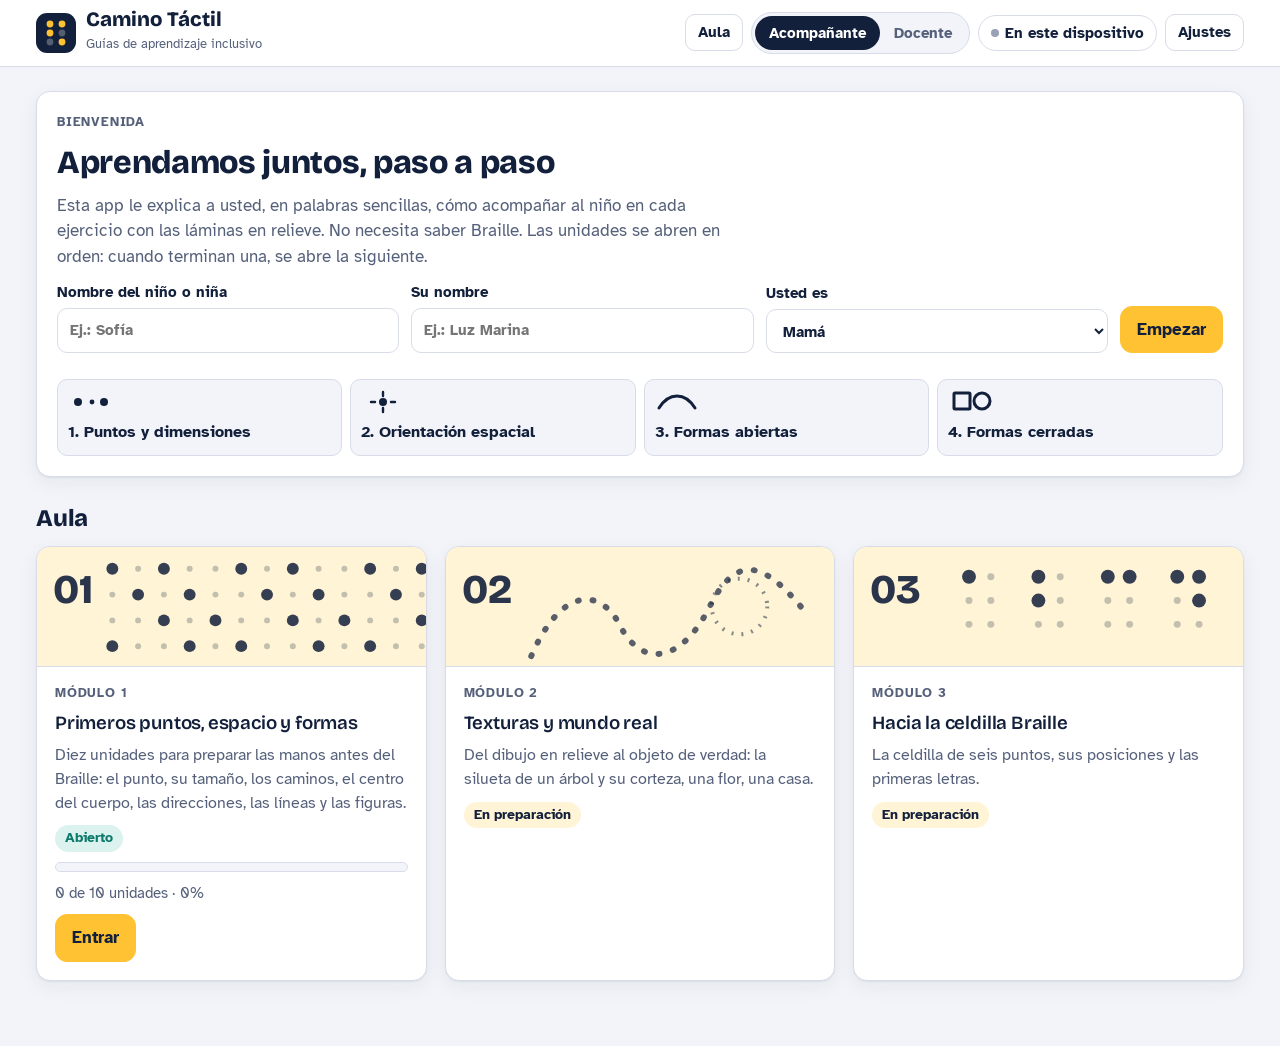
<file: public/assets/aistudio/Document_from_Jhoan__1__636d9115.html>
<!DOCTYPE html>
<html lang="es">
<head>
<meta charset="utf-8">
<meta name="viewport" content="width=device-width, initial-scale=1">
<title>Camino Táctil</title>
<link rel="preconnect" href="https://fonts.googleapis.com">
<link rel="preconnect" href="https://fonts.gstatic.com" crossorigin>
<link href="https://fonts.googleapis.com/css2?family=Atkinson+Hyperlegible:ital,wght@0,400;0,700;1,400&family=Bricolage+Grotesque:opsz,wght@12..96,600;12..96,800&display=swap" rel="stylesheet">
<style>
:root{
  /* Aula por módulos tipo Skool: barra lateral de unidades que se abren en orden + zona de trabajo.
     Azul tinta y amarillo girasol: alto contraste pensado para baja visión. */
  --bg:#F2F4F9; --surface:#FFFFFF; --ink:#13203B; --muted:#55607A; --line:#D7DCE8;
  --accent:#FFC233; --accent-ink:#13203B; --accent-soft:#FFF4D6;
  --ok:#0D7A6C; --ok-soft:#DCF2EE; --warn:#A8441A; --warn-soft:#FBE7DD; --lock:#98A1B6;
  --display:"Bricolage Grotesque","Atkinson Hyperlegible",system-ui,sans-serif;
  --body:"Atkinson Hyperlegible",system-ui,-apple-system,"Segoe UI",Roboto,sans-serif;
  --r:14px; --shadow:0 1px 2px rgba(19,32,59,.06),0 6px 20px rgba(19,32,59,.06);
  color-scheme:light;
}
@media (prefers-color-scheme: dark){
  :root:not([data-theme="light"]){
    --bg:#0D1424; --surface:#151F37; --ink:#EDF1F9; --muted:#A6AFC4; --line:#2A3654;
    --accent:#FFC94D; --accent-ink:#13203B; --accent-soft:#3A3220;
    --ok:#34C7B2; --ok-soft:#173A39; --warn:#F28A5B; --warn-soft:#3D241B; --lock:#5E6987;
    --shadow:none; color-scheme:dark;
  }
}
:root[data-theme="dark"]{
  --bg:#0D1424; --surface:#151F37; --ink:#EDF1F9; --muted:#A6AFC4; --line:#2A3654;
  --accent:#FFC94D; --accent-ink:#13203B; --accent-soft:#3A3220;
  --ok:#34C7B2; --ok-soft:#173A39; --warn:#F28A5B; --warn-soft:#3D241B; --lock:#5E6987;
  --shadow:none; color-scheme:dark;
}
:root.contraste{
  --bg:#000; --surface:#000; --ink:#FFF; --muted:#FFF; --line:#FFF;
  --accent:#FFE500; --accent-ink:#000; --accent-soft:#222;
  --ok:#5CFF9D; --ok-soft:#052; --warn:#FF9B6B; --warn-soft:#300; --lock:#BBB; --shadow:none; color-scheme:dark;
}
html{font-size:17px}
html.grande{font-size:21px}
*{box-sizing:border-box}
html,body{margin:0}
body{background:var(--bg);color:var(--ink);font-family:var(--body);line-height:1.5;min-height:100%}
h1,h2,h3{font-family:var(--display);line-height:1.15;margin:0;text-wrap:balance;letter-spacing:-.01em}
h1{font-size:1.9rem;font-weight:800}
h2{font-size:1.4rem;font-weight:800}
h3{font-size:1.1rem;font-weight:600}
p{margin:0}
a{color:inherit}
button,input,select,textarea{font:inherit;color:inherit}
:focus-visible{outline:3px solid #2F6BFF;outline-offset:2px}
.contraste :focus-visible{outline-color:#FFE500}
[hidden]{display:none!important}
.sr{position:absolute;width:1px;height:1px;overflow:hidden;clip:rect(0 0 0 0);white-space:nowrap}

/* Barra superior */
.top{position:sticky;top:0;z-index:20;background:var(--surface);border-bottom:1px solid var(--line)}
.top-in{max-width:1240px;margin:0 auto;padding:10px 16px;display:flex;gap:12px;align-items:center;flex-wrap:wrap}
.marca{display:flex;gap:10px;align-items:center;text-decoration:none;margin-right:auto}
.marca-txt b{font-family:var(--display);font-size:1.2rem;font-weight:800;display:block;line-height:1}
.marca-txt small{color:var(--muted);font-size:.78rem}
.top-acc{display:flex;gap:8px;align-items:center;flex-wrap:wrap}
.seg{display:inline-flex;border:1px solid var(--line);border-radius:999px;padding:3px;background:var(--bg)}
.seg button{border:0;background:none;padding:6px 14px;border-radius:999px;cursor:pointer;font-weight:700;font-size:.88rem;color:var(--muted)}
.seg button[aria-pressed="true"]{background:var(--ink);color:var(--surface)}
.contraste .seg button[aria-pressed="true"]{background:#FFE500;color:#000}
.chip{display:inline-flex;align-items:center;gap:6px;border:1px solid var(--line);border-radius:999px;padding:6px 12px;background:var(--surface);font-size:.88rem;font-weight:700;cursor:pointer}
.chip.nube::before{content:"";width:8px;height:8px;border-radius:50%;background:var(--ok)}
.chip.local::before{content:"";width:8px;height:8px;border-radius:50%;background:var(--lock)}

.btn{display:inline-flex;align-items:center;justify-content:center;gap:8px;border:1.5px solid var(--line);background:var(--surface);border-radius:12px;padding:10px 16px;font-weight:700;cursor:pointer;text-decoration:none;min-height:44px}
.btn:hover{border-color:var(--ink)}
.btn-p{background:var(--accent);border-color:var(--accent);color:var(--accent-ink)}
.btn-p:hover{border-color:var(--ink)}
.btn-ok{background:var(--ok);border-color:var(--ok);color:#fff}
.contraste .btn-ok{color:#000}
.btn-s{padding:6px 12px;min-height:36px;font-size:.9rem;border-radius:10px}
.btn[disabled]{opacity:.45;cursor:not-allowed}
.btn-link{border:0;background:none;padding:4px 0;font-weight:700;cursor:pointer;text-decoration:underline;text-underline-offset:3px}

.wrap{max-width:1240px;margin:0 auto;padding:24px 16px 64px}
.banner{border:1.5px solid var(--warn);background:var(--warn-soft);border-radius:var(--r);padding:12px 16px;margin-bottom:18px;font-size:.95rem}
.card{background:var(--surface);border:1px solid var(--line);border-radius:var(--r);box-shadow:var(--shadow)}
.pad{padding:20px}
.muted{color:var(--muted)}
.eyebrow{font-size:.78rem;font-weight:700;letter-spacing:.06em;text-transform:uppercase;color:var(--muted)}
.stack{display:flex;flex-direction:column;gap:12px}
.row{display:flex;gap:12px;flex-wrap:wrap;align-items:center}

/* Aula */
.hola{display:grid;grid-template-columns:1.4fr 1fr;gap:20px;margin-bottom:28px}
@media (max-width:860px){.hola{grid-template-columns:1fr}}
.seguir{background:#13203B;color:#fff;border-radius:var(--r);padding:22px;display:flex;flex-direction:column;gap:10px;justify-content:space-between}
.contraste .seguir{border:2px solid #FFE500}
.seguir .eyebrow{color:var(--accent)}
.seguir h2{color:inherit}
.etapas{display:grid;grid-template-columns:repeat(4,1fr);gap:8px;margin-top:14px}
@media (max-width:560px){.etapas{grid-template-columns:repeat(2,1fr)}}
.etapa{border:1px solid var(--line);border-radius:10px;padding:10px;font-size:.84rem;background:var(--bg)}
.etapa b{display:block;font-size:.95rem}
.etapa svg{display:block;margin-bottom:6px}
.mods{display:grid;grid-template-columns:repeat(auto-fill,minmax(300px,1fr));gap:18px}
.mod{display:flex;flex-direction:column;overflow:hidden}
.mod-cab{height:120px;background:var(--accent-soft);border-bottom:1px solid var(--line);position:relative;overflow:hidden}
.mod-cab svg{position:absolute;inset:0;width:100%;height:100%}
.mod-num{position:absolute;left:16px;top:12px;font-family:var(--display);font-weight:800;font-size:2.4rem;color:var(--ink);opacity:.9}
.mod-body{padding:16px 18px 18px;display:flex;flex-direction:column;gap:10px;flex:1}
.mod.cerrado .mod-cab{filter:grayscale(1);opacity:.65}
.estado{display:inline-flex;align-items:center;gap:6px;font-size:.8rem;font-weight:700;padding:3px 10px;border-radius:999px;width:fit-content}
.estado.abierto{background:var(--ok-soft);color:var(--ok)}
.estado.cerrado{background:var(--bg);color:var(--muted);border:1px solid var(--line)}
.estado.prep{background:var(--accent-soft);color:var(--ink)}
.barra{height:10px;border-radius:999px;background:var(--bg);border:1px solid var(--line);overflow:hidden}
.barra i{display:block;height:100%;background:var(--ok);border-radius:999px}
.perfil-form{display:grid;grid-template-columns:repeat(3,minmax(0,1fr)) auto;gap:12px;align-items:end}
@media (max-width:760px){.perfil-form{grid-template-columns:1fr}}
label.f{display:flex;flex-direction:column;gap:4px;font-weight:700;font-size:.9rem}
input[type=text],select,textarea,input[type=number]{border:1.5px solid var(--line);background:var(--surface);border-radius:10px;padding:10px 12px;min-height:44px;width:100%}
textarea{min-height:90px;resize:vertical}

/* Unidad */
.clase{display:grid;grid-template-columns:300px minmax(0,1fr);gap:24px;align-items:start}
@media (max-width:900px){.clase{grid-template-columns:1fr}}
.lado{position:sticky;top:84px}
@media (max-width:900px){.lado{position:static}}
.lado-cab{padding:16px 16px 12px;border-bottom:1px solid var(--line)}
.ulist{list-style:none;margin:0;padding:6px}
.ulist li a{display:grid;grid-template-columns:28px 1fr;gap:10px;align-items:center;padding:9px 10px;border-radius:10px;text-decoration:none;font-size:.93rem}
.ulist li a:hover{background:var(--bg)}
.ulist li a[aria-current="page"]{background:var(--accent-soft);font-weight:700}
.ulist li.lock a{color:var(--muted)}
.ico{width:26px;height:26px;border-radius:50%;display:grid;place-items:center;font-size:.75rem;font-weight:700;border:1.5px solid var(--line);background:var(--surface)}
.done .ico{background:var(--ok);border-color:var(--ok);color:#fff}
.contraste .done .ico{color:#000}
.lock .ico{background:var(--bg)}
.u-cab{display:flex;flex-direction:column;gap:8px;margin-bottom:16px}
.tabs{display:flex;gap:4px;border-bottom:1.5px solid var(--line);margin:8px 0 18px;flex-wrap:wrap}
.tabs button{border:0;background:none;padding:10px 14px;font-weight:700;cursor:pointer;color:var(--muted);border-bottom:3px solid transparent;margin-bottom:-1.5px}
.tabs button[aria-selected="true"]{color:var(--ink);border-bottom-color:var(--accent)}
.contraste .tabs button[aria-selected="true"]{border-bottom-color:#FFE500}
.grid2{display:grid;grid-template-columns:minmax(0,1fr) minmax(0,1fr);gap:16px}
@media (max-width:700px){.grid2{grid-template-columns:1fr}}
.obj{border-left:5px solid var(--accent);background:var(--accent-soft);border-radius:0 12px 12px 0;padding:14px 16px;font-size:1.05rem}
.pasos{list-style:none;margin:0;padding:0;display:flex;flex-direction:column;gap:8px;counter-reset:p}
.pasos li{display:grid;grid-template-columns:auto 1fr;gap:12px;align-items:start;padding:12px 14px;border:1px solid var(--line);border-radius:12px;background:var(--surface)}
.pasos li.ok{background:var(--ok-soft);border-color:var(--ok)}
.pasos input{width:26px;height:26px;margin:2px 0 0;accent-color:var(--ok);cursor:pointer}
.pasos label{cursor:pointer}
.pasos .n{font-weight:700;color:var(--muted);font-size:.85rem;display:block}
.mano{display:grid;grid-template-columns:56px 1fr;gap:14px;align-items:start}
.cierre{margin-top:22px;border:2px solid var(--ink);border-radius:var(--r);padding:20px;background:var(--surface)}
.contraste .cierre{border-color:#FFE500}
.logros{display:flex;gap:8px;flex-wrap:wrap}
.logros label{display:flex;gap:8px;align-items:center;border:1.5px solid var(--line);border-radius:12px;padding:10px 14px;cursor:pointer;font-weight:700;min-height:44px}
.logros input{accent-color:var(--ok);width:20px;height:20px}
.logros label:has(input:checked){border-color:var(--ok);background:var(--ok-soft)}
ul.mat{margin:0;padding-left:20px}

/* Lámina */
.lam{background:#fff;border-radius:12px;border:1px solid var(--line);padding:8px;position:relative}
.lam svg{width:100%;height:auto;display:block;touch-action:manipulation}
.papel{fill:#fff;stroke:#CBD2E1;stroke-width:2}
.esq{fill:#1C1C1E}
.dot{fill:#1C1C1E;transition:fill .2s}
.hit{fill:transparent;stroke:transparent;stroke-width:4}
.pt{cursor:pointer;outline:none}
.pt:focus-visible .hit{stroke:#2F6BFF}
.pt.hecho .dot{fill:#0D7A6C}
.pt.sig .hit{stroke:#F2A600;stroke-dasharray:7 6}
.pt.mal .dot{fill:#A8441A}
.trazo{stroke:#0D7A6C;stroke-width:7;fill:none;stroke-linecap:round;stroke-linejoin:round}
.celda rect{fill:#fff;stroke:#9AA3B8;stroke-width:2;stroke-dasharray:8 6}
.celda.visto rect{fill:#FFF4D6}
.muro{fill:#2B3040}
.rastro{fill:#B6BDCC}
.ficha{fill:#FFC233;stroke:#13203B;stroke-width:3;transition:transform .18s}
.meta{fill:none;stroke:#0D7A6C;stroke-width:5}
.cuerpo-l{fill:none;stroke:#13203B;stroke-width:5;stroke-linecap:round;stroke-linejoin:round}
.lbl{font:700 15px var(--body);fill:#55607A}
.dedo{fill:rgba(255,194,51,.55);stroke:#13203B;stroke-width:3;transition:transform .45s ease}
@media (prefers-reduced-motion:reduce){.dedo,.ficha,.dot{transition:none}}
.act-bar{display:flex;gap:8px;flex-wrap:wrap;align-items:center;justify-content:space-between;margin-bottom:10px}
.estado-act{min-height:3.2em;margin-top:12px;padding:12px 14px;border-radius:12px;background:var(--bg);border:1px solid var(--line);font-weight:700;font-size:1.05rem}
.estado-act.bien{background:var(--ok-soft);border-color:var(--ok)}
.estado-act.mal{background:var(--warn-soft);border-color:var(--warn)}
.pad-flechas{display:grid;grid-template-columns:repeat(3,56px);grid-template-rows:repeat(2,48px);gap:6px;justify-content:center;margin-top:10px}
.pad-flechas button{font-size:1.3rem}
.sub{display:flex;gap:6px;flex-wrap:wrap;margin-bottom:10px}
.sub button[aria-pressed="true"]{background:var(--ink);color:var(--surface);border-color:var(--ink)}
.contraste .sub button[aria-pressed="true"]{background:#FFE500;color:#000}

/* Docente */
.tiles{display:grid;grid-template-columns:repeat(auto-fit,minmax(180px,1fr));gap:14px;margin:16px 0 24px}
.tile{padding:16px}
.tile b{font-family:var(--display);font-size:2rem;font-weight:800;display:block;font-variant-numeric:tabular-nums}
.tabla-w{overflow-x:auto}
table{border-collapse:collapse;width:100%;font-size:.95rem}
th,td{text-align:left;padding:10px 12px;border-bottom:1px solid var(--line);vertical-align:middle}
th{font-size:.78rem;text-transform:uppercase;letter-spacing:.05em;color:var(--muted)}
td.num{font-variant-numeric:tabular-nums}
.pill{display:inline-block;padding:2px 9px;border-radius:999px;font-size:.78rem;font-weight:700;margin-right:4px}
.pill.solo{background:var(--ok-soft);color:var(--ok)}
.pill.ayuda{background:var(--accent-soft);color:var(--ink)}
.pill.aun{background:var(--warn-soft);color:var(--warn)}
.sec{margin-top:34px}
.cont-mod{margin-top:14px}
.cont-row{display:flex;gap:10px;align-items:center;justify-content:space-between;padding:10px 14px;border-top:1px solid var(--line);flex-wrap:wrap}
.cont-row.oculta{opacity:.55}
.calib{display:grid;grid-template-columns:minmax(0,1fr) minmax(0,1fr);gap:18px;align-items:center}
@media (max-width:700px){.calib{grid-template-columns:1fr}}
input[type=range]{width:100%;accent-color:var(--ink)}

dialog{border:0;border-radius:18px;padding:0;max-width:min(720px,94vw);width:100%;background:var(--surface);color:var(--ink);box-shadow:0 20px 60px rgba(0,0,0,.35)}
dialog::backdrop{background:rgba(10,16,30,.55)}
.dlg-c{padding:22px;display:flex;flex-direction:column;gap:14px;max-height:84vh;overflow:auto}
.dlg-pie{display:flex;gap:10px;justify-content:flex-end;flex-wrap:wrap;padding:14px 22px;border-top:1px solid var(--line)}
.toast{position:fixed;left:50%;bottom:22px;transform:translateX(-50%);background:var(--ink);color:var(--surface);padding:12px 18px;border-radius:12px;font-weight:700;z-index:50;max-width:90vw;box-shadow:0 10px 30px rgba(0,0,0,.25)}
.contraste .toast{background:#FFE500;color:#000}
.ajustes{display:flex;flex-direction:column;gap:10px}
.ajustes label{display:flex;gap:10px;align-items:center;font-weight:700}
.ajustes input[type=checkbox]{width:22px;height:22px;accent-color:var(--ok)}
</style>
</head>
<body>
<header class="top"><div class="top-in" id="top"></div></header>
<main class="wrap" id="main"></main>
<div id="vivo" class="sr" aria-live="polite"></div>
<dialog id="dlg"></dialog>

<script>
/* =========================================================
   CONTENIDO PEDAGÓGICO (Módulo 1 · Fase I del proyecto)
   ========================================================= */
const ETAPAS = {1:'Puntos y dimensiones',2:'Orientación espacial',3:'Formas abiertas',4:'Formas cerradas',5:'Texturas y realidad',6:'Celdilla Braille'};
const MODULOS = [
  {id:'m1', num:1, titulo:'Primeros puntos, espacio y formas', desc:'Diez unidades para preparar las manos antes del Braille: el punto, su tamaño, los caminos, el centro del cuerpo, las direcciones, las líneas y las figuras.'},
  {id:'m2', num:2, titulo:'Texturas y mundo real', desc:'Del dibujo en relieve al objeto de verdad: la silueta de un árbol y su corteza, una flor, una casa.'},
  {id:'m3', num:3, titulo:'Hacia la celdilla Braille', desc:'La celdilla de seis puntos, sus posiciones y las primeras letras.'}
];
const BASE = [
 {id:'m1u1', modulo:'m1', etapa:1, titulo:'¿Hay punto o no hay punto?', duracion:'10 a 15 min',
  objetivo:'Que el niño descubra con la yema del dedo si en un lugar hay un punto en relieve o no hay nada.',
  materiales:['Lámina 1 impresa en relieve (6 cuadros)','Una mesa despejada','Un lugar tranquilo, sin televisor ni radio'],
  pasos:['Siente al niño frente a la mesa y ponga la lámina derecha, con la esquina marcada (el triángulo) arriba a la izquierda.','Tome con suavidad la mano con la que el niño come y apoye la yema de su dedo índice en el primer cuadro.','Pregúntele: "¿Hay punto o no hay punto?". Espere la respuesta sin apurarlo.','Si acierta, celébrelo con la voz: "¡Muy bien, lo encontraste!". Si no, vuelvan a pasar el dedo despacio juntos.','Repitan con los 6 cuadros. Al final cuenten juntos cuántos puntos encontraron.'],
  mano:'Ponga su mano encima de la del niño, como un guante, y deje libre su dedo índice. Muévanse despacio y sin apretar: el niño debe sentir, no empujar.',
  consejo:'Si el niño retira la mano, pare y jueguen a tocar cosas conocidas (una toalla, una moneda, una hoja). Aceptar el contacto también se aprende.',
  competencia:'Discrimina táctilmente la presencia o ausencia de un punto en relieve.', resultado:'Identifica correctamente al menos 4 de los 6 cuadros.', criterio:'Observe si explora con la yema (no con la uña ni con la palma) y si responde con seguridad.',
  actividad:{tipo:'presencia'}},
 {id:'m1u2', modulo:'m1', etapa:1, titulo:'Puntos grandes y puntos pequeños', duracion:'15 min',
  objetivo:'Que el niño note la diferencia de tamaño entre un punto grande y uno pequeño y adapte la yema del dedo a cada uno.',
  materiales:['Lámina 2 en relieve (8 puntos de dos tamaños)','Una pelota grande y una canica o botón pequeño'],
  pasos:['Antes de la lámina, póngale en las manos la pelota y luego el botón. Diga: "Esto es grande, esto es pequeño".','Ponga la lámina con la esquina marcada arriba a la izquierda y lleve el dedo del niño al primer punto grande.','Ahora llévelo a un punto pequeño y diga: "Este es pequeño, casi no se siente".','Pídale: "Busca un punto grande". Cuando lo encuentre, pídale uno pequeño. Alternen.','Terminen cuando haya encontrado 3 grandes y 3 pequeños.'],
  mano:'Guíe solo la muñeca, no los dedos. Así el niño mueve sus dedos libremente y siente el tamaño por sí mismo.',
  consejo:'Si confunde los tamaños, vuelvan a la pelota y el botón. Comparar con objetos reales ayuda mucho.',
  competencia:'Diferencia dimensiones de puntos en relieve (grande / pequeño).', resultado:'Señala 3 puntos grandes y 3 pequeños cuando se le pide.', criterio:'Registre si necesita volver a los objetos concretos o si discrimina directamente en la lámina.',
  actividad:{tipo:'tamanos'}},
 {id:'m1u3', modulo:'m1', etapa:1, titulo:'El camino de puntos', duracion:'15 min',
  objetivo:'Que el niño siga una fila de puntos de izquierda a derecha sin saltarse ninguno, como se lee el Braille.',
  materiales:['Lámina 3 en relieve (fila de 8 puntos)','Un carrito de juguete o una ficha'],
  pasos:['Jueguen primero en la mesa: deslice el carrito de izquierda a derecha y diga "el carrito va para este lado".','Ponga la lámina y lleve el dedo del niño al primer punto, el que es doble (el punto de partida).','Diga: "Vamos a seguir el camino" y avancen punto por punto hacia la derecha, contando en voz alta.','Al llegar al final, diga: "¡Llegamos!" y vuelvan juntos al punto de partida.','Repitan 3 veces. La última vez, suelte un poco la mano y deje que el niño avance solo.'],
  mano:'Al inicio su mano va encima de la del niño. En cada repetición, aflójela un poco. La meta es que al final el niño haga el camino solo.',
  consejo:'Si se salta puntos, vayan más despacio y cuenten en voz alta cada punto.',
  competencia:'Realiza rastreo digital ordenado de izquierda a derecha.', resultado:'Recorre la fila completa sin omitir puntos en al menos 1 de 3 intentos sin ayuda.', criterio:'Observe la dirección del movimiento y si regresa al punto de partida por sí mismo.',
  actividad:{tipo:'camino'}},
 {id:'m1u4', modulo:'m1', etapa:1, titulo:'El laberinto', duracion:'15 a 20 min',
  objetivo:'Que el niño siga un camino de puntos, encuentre los bloqueos y busque otra salida hasta llegar a la meta.',
  materiales:['Lámina 4 en relieve (laberinto)','Un premio pequeño para la meta (un aplauso, una canción)'],
  pasos:['Cuente la historia: "Un conejito quiere llegar a su casa y tiene que encontrar el camino".','Ponga el dedo del niño en la salida (el punto doble) y explíquele que las zonas lisas y altas son paredes.','Avancen siguiendo los puntitos. Cuando toquen una pared, diga: "¡Uy, bloqueado! Busquemos otro camino".','Al llegar a la meta (el cuadro), celébrenlo con el premio.','Hagan el laberinto 2 veces. La segunda, deje que el niño decida por dónde ir.'],
  mano:'En los cruces, detenga la mano del niño y pregúntele: "¿Seguimos derecho o damos la vuelta?". Déjelo decidir.',
  consejo:'Equivocarse de camino es parte del juego. No corrija rápido: dele tiempo para que sienta la pared.',
  competencia:'Resuelve recorridos táctiles con caminos abiertos y bloqueos.', resultado:'Llega a la meta reconociendo al menos 2 bloqueos.', criterio:'Valore la persistencia ante el bloqueo y la capacidad de retroceder.',
  actividad:{tipo:'laberinto'}},
 {id:'m1u5', modulo:'m1', etapa:1, titulo:'Reto: encuentra los 10 puntos', duracion:'15 min',
  objetivo:'Que el niño explore toda la lámina de forma ordenada hasta encontrar los 10 puntos escondidos.',
  materiales:['Lámina 5 en relieve (10 puntos repartidos)','10 fichas, granos o tapas para contar'],
  pasos:['Explique el reto: "En esta hoja hay 10 puntos escondidos. ¡Vamos a encontrarlos todos!".','Empiecen en la esquina marcada y recorran la hoja por filas, de izquierda a derecha y de arriba hacia abajo.','Cada vez que encuentre un punto, el niño pone una ficha en un vaso y cuentan juntos.','Si ya pasaron por toda la hoja y faltan puntos, vuelvan a empezar desde la esquina.','Al llegar a 10, celebren el logro.'],
  mano:'Enséñele a usar las dos manos: una se queda quieta en la esquina como "ancla" y la otra busca.',
  consejo:'Si se cansa, dejen el reto en 5 puntos y terminen otro día. El reto debe ser divertido.',
  competencia:'Explora sistemáticamente una superficie y mantiene la permanencia del objeto.', resultado:'Encuentra los 10 puntos con una exploración ordenada.', criterio:'Observe si usa la mano de anclaje y si sigue un orden (filas) o explora al azar.',
  actividad:{tipo:'buscar', n:10}},
 {id:'m1u6', modulo:'m1', etapa:2, titulo:'Mi cuerpo es el centro', duracion:'15 min',
  objetivo:'Que el niño reconozca su propio cuerpo como el punto de referencia (centroide) desde donde se ubica todo lo demás.',
  materiales:['Espacio libre en el piso','Una cinta o pañuelo para la muñeca derecha'],
  pasos:['Ponga la cinta en la muñeca derecha del niño. Diga: "Esta es tu mano derecha".','Toque con él su barriga y diga: "Este es tu centro. Desde aquí empieza todo".','Pídale que se toque la cabeza ("arriba") y luego los pies ("abajo").','Pídale que levante la mano derecha (la de la cinta) y luego la izquierda.','Hagan el juego "Simón dice": "Simón dice: toca tu centro, toca arriba, toca tu mano izquierda".'],
  mano:'Aquí no se guía la mano sobre la lámina: se acompaña el cuerpo. Párese detrás del niño, mirando hacia el mismo lado; así su derecha es la misma que la de él.',
  consejo:'Nunca se ponga de frente para enseñar derecha e izquierda: se invierten y el niño se confunde.',
  competencia:'Construye su esquema corporal y reconoce su cuerpo como punto de referencia.', resultado:'Señala centro, arriba, abajo, derecha e izquierda en su cuerpo.', criterio:'Registre si diferencia derecha e izquierda sin la cinta.',
  actividad:{tipo:'cuerpo'}},
 {id:'m1u7', modulo:'m1', etapa:2, titulo:'Arriba, abajo, izquierda, derecha', duracion:'15 min',
  objetivo:'Que el niño mueva el dedo desde un punto central hacia arriba, abajo, izquierda y derecha cuando se le pide.',
  materiales:['Lámina 7 en relieve (un punto central y 4 puntos alrededor)'],
  pasos:['Ponga el dedo del niño en el punto del centro. Diga: "Aquí estás tú, en tu centro".','Diga "sube" y lleve su dedo hacia el punto de arriba. Vuelvan al centro.','Repitan con "baja", "a la izquierda" y "a la derecha", volviendo siempre al centro.','Ahora diga una dirección sin guiar la mano y deje que el niño la busque.','Hagan 8 órdenes en desorden. Celebren cada acierto.'],
  mano:'Después de cada movimiento, vuelvan al centro. Ese regreso es tan importante como el movimiento.',
  consejo:'Si duda entre izquierda y derecha, recuérdele la cinta de la unidad anterior.',
  competencia:'Se orienta en el plano a partir de un centro: arriba, abajo, izquierda, derecha.', resultado:'Ejecuta correctamente 6 de 8 órdenes de dirección.', criterio:'Observe si regresa al centro sin que se le pida.',
  actividad:{tipo:'direcciones'}},
 {id:'m1u8', modulo:'m1', etapa:2, titulo:'El punto de partida', duracion:'15 min',
  objetivo:'Que el niño use el punto doble de la esquina como lugar de salida y regreso cada vez que explora una lámina.',
  materiales:['Lámina 8 en relieve (punto doble y 4 puntos)'],
  pasos:['Muéstrele el punto doble de la esquina de arriba a la izquierda. Diga: "Esta es tu casa. Siempre salimos de aquí".','Desde la casa, salgan a buscar cualquier punto de la hoja.','Cuando lo encuentre, diga: "¡Ahora volvamos a casa!" y regresen al punto doble.','Repitan hasta visitar los 4 puntos, volviendo a casa cada vez.','Al final pregúntele: "¿Dónde está tu casa?" y deje que la encuentre solo.'],
  mano:'Al volver a casa, deje que el niño deslice el dedo por la hoja. No levante su mano: el camino de regreso también se siente.',
  consejo:'Este punto de partida va a aparecer en todas las láminas siguientes. Vale la pena repetirlo varias veces.',
  competencia:'Usa un punto de referencia para iniciar y finalizar la exploración.', resultado:'Regresa al punto de partida de forma autónoma en 3 de 4 recorridos.', criterio:'Observe si busca el punto doble al iniciar sin que se lo indiquen.',
  actividad:{tipo:'referencia'}},
 {id:'m1u9', modulo:'m1', etapa:3, titulo:'Líneas rectas, inclinadas y curvas', duracion:'20 min',
  objetivo:'Que el niño siga líneas de puntos en distintas direcciones y note cuando una línea cambia de rumbo poco a poco (curva).',
  materiales:['Láminas 9A a 9D en relieve (4 líneas)','Un cordón o lana'],
  pasos:['Con el cordón estirado sobre la mesa, deje que el niño lo recorra: "Esta línea es recta".','Doble el cordón en forma de arco: "Esta línea se curva, va cambiando de camino".','En la lámina, recorran la línea acostada (horizontal), desde el punto doble.','Sigan con la línea parada (vertical), la inclinada (diagonal) y por último la curva.','En la curva, pregunte: "¿Sientes que el camino va subiendo y luego bajando?".'],
  mano:'En la curva, acompañe solo con dos dedos sobre la muñeca. El niño debe sentir el cambio de dirección, no que usted lo lleve.',
  consejo:'Si una línea se le hace difícil, vuelvan al cordón y luego regresen a la lámina.',
  competencia:'Reconoce líneas abiertas rectas, diagonales y curvas.', resultado:'Recorre las 4 líneas y distingue la curva de las rectas.', criterio:'Valore la continuidad del trazo y la verbalización del cambio de dirección.',
  actividad:{tipo:'lineas'}},
 {id:'m1u10', modulo:'m1', etapa:4, titulo:'Cerrar la figura: cuadrado y círculo', duracion:'20 min',
  objetivo:'Que el niño recorra un contorno completo y descubra que al volver al inicio la figura queda cerrada.',
  materiales:['Láminas 10A y 10B en relieve','Un bloque cuadrado y una tapa redonda'],
  pasos:['Den al niño el bloque cuadrado. Recorran juntos su borde: "Tiene esquinas, y al dar la vuelta llegamos al mismo lugar".','En la lámina 10A, empiecen en el punto doble y recorran el cuadrado hasta volver al inicio.','Pregunte: "¿Cuántas esquinas sentiste?". Cuenten juntos: 4.','Ahora la tapa redonda: "Esta no tiene esquinas, es redondita".','En la lámina 10B recorran el círculo hasta cerrarlo. Comparen las dos figuras.'],
  mano:'Deténganse en cada esquina del cuadrado y diga "¡esquina!". En el círculo, el movimiento es continuo, sin paradas.',
  consejo:'Si al niño le cuesta cerrar la figura, pongan un granito de arroz pegado en el punto de inicio para que lo reconozca al volver.',
  competencia:'Cierra contornos e identifica figuras geométricas básicas (cuadrado, círculo).', resultado:'Recorre ambas figuras hasta cerrarlas y nombra cuál tiene esquinas.', criterio:'Observe si reconoce el punto de cierre y si cuenta las esquinas.',
  actividad:{tipo:'formas'}}
];

/* Geometría compartida por la lámina interactiva y la lámina para imprimir (viewBox 600 x 400) */
const W=600, H=400;
function filaPts(x1,y1,x2,y2,n){const a=[];for(let i=0;i<n;i++){const t=i/(n-1);a.push([Math.round(x1+(x2-x1)*t),Math.round(y1+(y2-y1)*t)]);}return a;}
const GEO = {
  presencia: [0,1,2,3,4,5].map(i=>({x:65+(i%3)*165, y:55+Math.floor(i/3)*160, w:140, h:130, punto:[1,0,1,1,0,1][i]})),
  tamanos: [[110,110,1],[235,85,0],[360,130,1],[490,95,0],[150,285,0],[280,305,1],[400,265,0],[505,300,1]],
  camino: filaPts(90,200,510,200,8),
  laberinto: ["#########","#S..#...#","###.#.#.#","#...#.#.#","#.###.#.#","#.....#M#","#########"],
  buscar: [[95,85],[235,65],[395,95],[525,70],[160,190],[320,210],[485,200],[95,320],[265,330],[470,325]],
  direcciones: {c:[300,200], o:{arriba:[300,65], abajo:[300,335], izquierda:[110,200], derecha:[490,200]}},
  referencia: {casa:[75,75], pts:[[260,130],[470,95],[400,300],[170,300]]},
  lineas: {
    horizontal:{nombre:'Acostada', pts:filaPts(90,200,510,200,8)},
    vertical:{nombre:'Parada', pts:filaPts(300,55,300,345,6)},
    diagonal:{nombre:'Inclinada', pts:filaPts(120,330,480,70,7)},
    curva:{nombre:'Curva', pts:Array.from({length:9},(_,i)=>{const t=i/8;return [Math.round(90+420*t),Math.round(310-220*Math.sin(Math.PI*t))];})}
  },
  formas: {
    cuadrado:{nombre:'Cuadrado', cerrada:true, pts:(()=>{const a=[],x0=190,y0=80,s=220,k=4;for(let i=0;i<k;i++)a.push([x0+s*i/k,y0]);for(let i=0;i<k;i++)a.push([x0+s,y0+s*i/k]);for(let i=0;i<k;i++)a.push([x0+s-s*i/k,y0+s]);for(let i=0;i<k;i++)a.push([x0,y0+s-s*i/k]);return a.map(p=>p.map(Math.round));})()},
    circulo:{nombre:'Círculo', cerrada:true, pts:Array.from({length:14},(_,i)=>{const a=-Math.PI/2+i*2*Math.PI/14;return [Math.round(300+125*Math.cos(a)),Math.round(195+125*Math.sin(a))];})}
  },
  cuerpo: {cabeza:[300,72,'La cabeza está ARRIBA.'], centro:[300,180,'Aquí, en la barriga, está tu CENTRO. Desde aquí empieza todo.'], manoIzq:[160,238,'Esta es tu mano IZQUIERDA.'], manoDer:[440,238,'Esta es tu mano DERECHA.'], pies:[300,360,'Los pies están ABAJO.']}
};
const NUMS=['','uno','dos','tres','cuatro','cinco','seis','siete','ocho','nueve','diez'];

/* =========================================================
   ESTADO
   ========================================================= */
const LS = {
  get(k,d){try{const v=localStorage.getItem(k);return v?JSON.parse(v):d;}catch(e){return d;}},
  set(k,v){try{localStorage.setItem(k,JSON.stringify(v));}catch(e){}}
};
const S = {
  modo:'local', rol:LS.get('ct-rol','acompanante'), puedeDocente:false, uid:null, existe:false, soloLectura:false,
  perfil:null, done:{}, checks:{}, actividades:{}, intentos:{}, notaDocente:'',
  contenido:{}, alumnos:[], cargando:false,
  ajustes:Object.assign({voz:true, grande:false, contraste:false, escala:1}, LS.get('ct-ajustes',{})),
  tab:'guia'
};
(function cargarLocal(){const p=LS.get('ct-progreso',null); if(p){Object.assign(S,{perfil:p.perfil||null,done:p.done||{},checks:p.checks||{},actividades:p.actividades||{},intentos:p.intentos||{}});}
  const c=LS.get('ct-contenido',null); if(c) S.contenido=c;})();
let DB=null, USER=null, TTS=null, DL=null;

/* =========================================================
   UTILIDADES
   ========================================================= */
const $=(s,el=document)=>el.querySelector(s);
const $$=(s,el=document)=>[...el.querySelectorAll(s)];
const esc=s=>String(s??'').replace(/[&<>"']/g,c=>({'&':'&amp;','<':'&lt;','>':'&gt;','"':'&quot;',"'":'&#39;'}[c]));
function toast(t){const d=document.createElement('div');d.className='toast';d.textContent=t;d.setAttribute('role','status');document.body.appendChild(d);setTimeout(()=>d.remove(),3200);}
function vivo(t){$('#vivo').textContent=t;}
function fecha(ts){if(!ts)return '—';const d=new Date(ts);const dias=Math.floor((Date.now()-ts)/864e5);if(dias<1)return 'hoy';if(dias<2)return 'ayer';if(dias<8)return 'hace '+dias+' días';return d.toLocaleDateString('es-CO',{day:'numeric',month:'short'});}
function aplicarAjustes(){const r=document.documentElement;r.classList.toggle('grande',!!S.ajustes.grande);r.classList.toggle('contraste',!!S.ajustes.contraste);LS.set('ct-ajustes',S.ajustes);}
aplicarAjustes();

/* Sonidos (Web Audio) */
let AC=null;
function tono(f=520,d=.14,tipo='sine',vol=.18,cuando=0){try{AC=AC||new (window.AudioContext||window.webkitAudioContext)();if(AC.state==='suspended')AC.resume();const t=AC.currentTime+cuando,o=AC.createOscillator(),g=AC.createGain();o.type=tipo;o.frequency.setValueAtTime(f,t);g.gain.setValueAtTime(vol,t);g.gain.exponentialRampToValueAtTime(.001,t+d);o.connect(g).connect(AC.destination);o.start(t);o.stop(t+d+.02);}catch(e){}}
const SON={
  bien:()=>{tono(660,.12);tono(880,.16,'sine',.18,.1);},
  mal:()=>tono(150,.28,'square',.06),
  vacio:()=>tono(240,.08,'triangle',.08),
  paso:(i)=>tono(330+i*45,.13),
  fin:()=>{[523,659,784,1046].forEach((f,i)=>tono(f,.22,'sine',.16,i*.13));},
  muro:()=>tono(110,.22,'square',.07)
};
/* Voz */
let hablando=false;
async function hablar(txt){
  if(!txt) return;
  if(TTS){try{await TTS.speak(String(txt).slice(0,1990),{language:'es'});return;}catch(e){ if(e&&e.code==='not_granted'){TTS=null;} else return; }}
  try{ if('speechSynthesis' in window){speechSynthesis.cancel();const u=new SpeechSynthesisUtterance(txt);u.lang='es-CO';u.rate=.95;const v=speechSynthesis.getVoices().find(v=>/^es/i.test(v.lang));if(v)u.voice=v;speechSynthesis.speak(u);} }catch(e){}
}
function callar(){try{TTS&&TTS.stop();}catch(e){} try{window.speechSynthesis&&speechSynthesis.cancel();}catch(e){}}
function vozDisponible(){return !!TTS || ('speechSynthesis' in window);}

/* =========================================================
   UNIDADES, ORDEN Y DESBLOQUEO
   ========================================================= */
const CAMPOS=['titulo','objetivo','duracion','materiales','pasos','mano','consejo','competencia','resultado','criterio','oculta','etapa'];
function aplicar(b,ov){if(!ov)return b;const o={...b};CAMPOS.forEach(k=>{if(ov[k]!==undefined)o[k]=ov[k];});o.editada=true;return o;}
function unidadesDe(mid,todas=false){
  const base=BASE.filter(b=>b.modulo===mid).map((b,i)=>({...aplicar(b,S.contenido[b.id]),orden:i+1,base:true}));
  const cus=Object.entries(S.contenido).filter(([id,c])=>c&&c.custom&&c.modulo===mid).map(([id,c])=>({...c,id,orden:typeof c.orden==='number'?c.orden:100,actividad:c.actividad||{tipo:'ninguna'},materiales:c.materiales||[],pasos:c.pasos||[]}));
  let a=[...base,...cus].sort((x,y)=>x.orden-y.orden);
  return todas?a:a.filter(u=>!u.oculta);
}
function secuencia(){return MODULOS.flatMap(m=>unidadesDe(m.id));}
function unidad(id){return MODULOS.flatMap(m=>unidadesDe(m.id,true)).find(u=>u.id===id);}
const esDocente=()=>S.rol==='docente';
function abierta(u){if(esDocente())return true;const s=secuencia();const i=s.findIndex(x=>x.id===u.id);return i>=0&&s.slice(0,i).every(x=>S.done[x.id]);}
function pendiente(){return secuencia().find(x=>!S.done[x.id]);}
function anteriorDe(u){const s=secuencia();const i=s.findIndex(x=>x.id===u.id);return i>0?s[i-1]:null;}
function siguienteDe(u){const s=secuencia();const i=s.findIndex(x=>x.id===u.id);return i>=0?s[i+1]:null;}
function numEnModulo(u){const l=unidadesDe(u.modulo);return {i:l.findIndex(x=>x.id===u.id)+1,n:l.length};}
function avanceMod(mid,done=S.done){const l=unidadesDe(mid);const h=l.filter(u=>done[u.id]).length;return {h,n:l.length,p:l.length?Math.round(h*100/l.length):0};}

/* =========================================================
   GUARDAR PROGRESO
   ========================================================= */
const colas={};
function enCola(path,fn){colas[path]=(colas[path]||Promise.resolve()).then(fn).catch(e=>errorDb(e));return colas[path];}
function errorDb(e){
  const c=e&&e.code;
  if(c==='invalid_argument'&&!S.soloLectura){S.soloLectura=true;render();toast('No se pudo guardar en la nube. El avance queda guardado en este dispositivo.');}
  else if(c==='quota_exceeded'){toast('La base de datos está llena. Avísale al docente.');}
  else if(c==='unavailable'){toast('Sin conexión por ahora. Intentaremos de nuevo.');}
}
let tGuardar=null; S.pendiente=false;
function datosProgreso(){return {perfil:S.perfil,done:S.done,checks:S.checks,actividades:S.actividades,intentos:S.intentos,actualizado:Date.now()};}
function guardar(){
  LS.set('ct-progreso',datosProgreso());
  if(S.modo!=='nube'||S.soloLectura||!S.uid) return;
  S.pendiente=true; clearTimeout(tGuardar);
  tGuardar=setTimeout(()=>{
    const ref=DB.doc('progreso/'+S.uid); const d=datosProgreso();
    enCola(ref.path,async()=>{ if(S.existe){await ref.update(d);} else {await ref.set(d); S.existe=true;} }).finally(()=>{S.pendiente=false;});
  },500);
}
function guardarContenido(id,obj){
  if(obj===null) delete S.contenido[id]; else S.contenido[id]=obj;
  LS.set('ct-contenido',S.contenido);
  if(S.modo==='nube'){const ref=DB.doc('contenido/'+id);enCola(ref.path,()=>obj===null?ref.delete():ref.set(obj));}
  render();
}

/* =========================================================
   BARRA SUPERIOR
   ========================================================= */
function logoSVG(){return `<svg width="40" height="40" viewBox="0 0 40 40" aria-hidden="true"><rect width="40" height="40" rx="11" fill="var(--ink)"/><circle cx="14" cy="11" r="3.4" fill="var(--accent)"/><circle cx="26" cy="11" r="3.4" fill="var(--accent)"/><circle cx="14" cy="20" r="3.4" fill="var(--accent)"/><circle cx="26" cy="20" r="3.4" fill="var(--surface)" opacity=".28"/><circle cx="14" cy="29" r="3.4" fill="var(--surface)" opacity=".28"/><circle cx="26" cy="29" r="3.4" fill="var(--accent)"/></svg>`;}
function renderTop(){
  const rolSel = (S.puedeDocente||S.modo==='local') ? `<div class="seg" role="group" aria-label="Ver la app como"><button data-rol="acompanante" aria-pressed="${!esDocente()}">Acompañante</button><button data-rol="docente" aria-pressed="${esDocente()}">Docente</button></div>`:'';
  const nino = S.perfil&&!esDocente() ? `<button class="chip" id="b-perfil" title="Cambiar datos">Con ${esc(S.perfil.nino)}</button>`:'';
  const est = S.modo==='nube' ? `<span class="chip nube" title="El avance se guarda en la nube">${S.soloLectura?'Solo lectura':'Guardado en línea'}</span>` : `<span class="chip local" title="El avance se guarda en este dispositivo">${S.cargando?'Conectando…':'En este dispositivo'}</span>`;
  $('#top').innerHTML=`<a class="marca" href="#aula">${logoSVG()}<span class="marca-txt"><b>Camino Táctil</b><small>Guías de aprendizaje inclusivo</small></span></a>
  <nav class="top-acc" aria-label="Principal">
    <a class="btn btn-s" href="#aula">Aula</a>
    ${esDocente()?'<a class="btn btn-s" href="#docente">Panel docente</a>':''}
    ${rolSel}${nino}${est}
    <button class="btn btn-s" id="b-ajustes" aria-label="Ajustes de lectura y voz">Ajustes</button>
  </nav>`;
  $$('[data-rol]').forEach(b=>b.onclick=()=>{S.rol=b.dataset.rol;LS.set('ct-rol',S.rol);if(!esDocente()&&location.hash==='#docente')location.hash='#aula';render();});
  const bp=$('#b-perfil'); if(bp) bp.onclick=dlgPerfil;
  $('#b-ajustes').onclick=dlgAjustes;
}

/* =========================================================
   AULA (inicio)
   ========================================================= */
function etapaIcon(n){
  const s={1:'<circle cx="10" cy="12" r="4"/><circle cx="24" cy="12" r="2.4"/><circle cx="36" cy="12" r="4"/>',
  2:'<circle cx="22" cy="12" r="4"/><path d="M22 2v4M22 18v4M10 12h4M30 12h4" stroke="currentColor" stroke-width="2.4" stroke-linecap="round"/>',
  3:'<path d="M4 18 C14 2, 30 2, 40 18" fill="none" stroke="currentColor" stroke-width="3" stroke-linecap="round"/>',
  4:'<rect x="6" y="3" width="16" height="16" rx="1" fill="none" stroke="currentColor" stroke-width="3"/><circle cx="34" cy="11" r="8" fill="none" stroke="currentColor" stroke-width="3"/>'}[n];
  return `<svg width="44" height="24" viewBox="0 0 44 24" fill="currentColor" aria-hidden="true">${s}</svg>`;
}
function cabModulo(m){
  const pats={m1:()=>{let s='';for(let r=0;r<4;r++)for(let c=0;c<14;c++){const on=((r*7+c*3)%5)<2;s+=`<circle cx="${110+c*26}" cy="${22+r*26}" r="${on?6:3}" fill="var(--ink)" opacity="${on?.85:.25}"/>`;}return s;},
    m2:()=>`<path d="M120 110 C150 40, 190 40, 210 80 S270 120, 300 60 S360 20, 400 70" fill="none" stroke="var(--ink)" stroke-width="6" stroke-dasharray="1 14" stroke-linecap="round" opacity=".7"/><circle cx="330" cy="60" r="28" fill="none" stroke="var(--ink)" stroke-width="4" stroke-dasharray="2 8" opacity=".5"/>`,
    m3:()=>{let s='';[0,1,2,3].forEach(k=>{[[0,0],[0,1],[0,2],[1,0],[1,1],[1,2]].forEach(([c,r],j)=>{const on=[[1,0,0,0,0,0],[1,1,0,0,0,0],[1,0,0,1,0,0],[1,0,0,1,1,0]][k][j];s+=`<circle cx="${150+k*70+c*22}" cy="${30+r*24}" r="${on?7:3.5}" fill="var(--ink)" opacity="${on?.85:.25}"/>`;});});return s;}};
  return `<div class="mod-cab"><svg viewBox="0 0 460 120" preserveAspectRatio="xMidYMid slice" aria-hidden="true">${pats[m.id]?pats[m.id]():''}</svg><span class="mod-num">${String(m.num).padStart(2,'0')}</span></div>`;
}
function renderAula(){
  const sig=pendiente();
  let saludo='';
  if(esDocente()){
    saludo=`<div class="card pad stack"><span class="eyebrow">Vista docente</span><h1>Prepare la clase y revise el avance</h1><p class="muted">Como docente ve todas las unidades abiertas. Los acompañantes las abren una por una: cada unidad se desbloquea cuando terminan la anterior.</p><div class="row"><a class="btn btn-p" href="#docente">Ir al panel docente</a><a class="btn" href="#u-m1u1">Abrir la Unidad 1</a></div>${etapasHTML()}</div>
    <div class="seguir"><span class="eyebrow">Módulo 1 · Fase piloto</span><h2>10 unidades antes del abecedario Braille</h2><p style="opacity:.85">Puntos, orientación desde el centro del cuerpo, formas abiertas y formas cerradas. Cada unidad trae guía para la familia, lámina interactiva con sonido y cartilla para imprimir en relieve.</p></div>`;
  } else if(!S.perfil){
    saludo=`<div class="card pad stack" style="grid-column:1/-1"><span class="eyebrow">Bienvenida</span><h1>Aprendamos juntos, paso a paso</h1><p class="muted" style="max-width:62ch">Esta app le explica a usted, en palabras sencillas, cómo acompañar al niño en cada ejercicio con las láminas en relieve. No necesita saber Braille. Las unidades se abren en orden: cuando terminan una, se abre la siguiente.</p>
    <form class="perfil-form" id="f-perfil"><label class="f" for="p-nino">Nombre del niño o niña<input type="text" id="p-nino" required autocomplete="off" placeholder="Ej.: Sofía"></label><label class="f" for="p-acomp">Su nombre<input type="text" id="p-acomp" required autocomplete="off" placeholder="Ej.: Luz Marina"></label><label class="f" for="p-rel">Usted es<select id="p-rel"><option>Mamá</option><option>Papá</option><option>Abuela o abuelo</option><option>Tía o tío</option><option>Docente de aula</option><option>Otro acompañante</option></select></label><button class="btn btn-p" type="submit">Empezar</button></form>${etapasHTML()}</div>`;
  } else {
    const t=sig?`<span class="eyebrow">Sigan donde quedaron</span><h2>${esc(sig.titulo)}</h2><p style="opacity:.85">Unidad ${numEnModulo(sig).i} del Módulo ${MODULOS.find(m=>m.id===sig.modulo).num} · ${esc(ETAPAS[sig.etapa]||'')} · ${esc(sig.duracion||'')}</p><div><a class="btn btn-p" href="#u-${sig.id}">Continuar</a></div>`
      :`<span class="eyebrow">¡Lo lograron!</span><h2>Terminaron todas las unidades disponibles</h2><p style="opacity:.85">Pronto el docente abrirá nuevas unidades.</p>`;
    saludo=`<div class="card pad stack"><span class="eyebrow">Hola, ${esc(S.perfil.acompanante)}</span><h1>Este es el camino de ${esc(S.perfil.nino)}</h1><p class="muted">Cada unidad se abre cuando terminan la anterior. Así nadie se adelanta y las manos aprenden en el orden correcto.</p>${etapasHTML()}</div><div class="seguir">${t}</div>`;
  }
  const mods=MODULOS.map((m,k)=>{
    const l=unidadesDe(m.id), a=avanceMod(m.id);
    const prep=!l.length, ab=!prep&&abierta(l[0]);
    const est=prep?'<span class="estado prep">En preparación</span>':ab?(a.h===a.n?'<span class="estado abierto">Completado</span>':'<span class="estado abierto">Abierto</span>'):'<span class="estado cerrado">🔒 Se abre al terminar el Módulo '+MODULOS[k-1].num+'</span>';
    const btn=prep?(esDocente()?`<button class="btn btn-s" data-nueva="${m.id}">Crear primera unidad</button>`:''):ab?`<a class="btn ${a.h<a.n?'btn-p':''}" href="#u-${(l.find(u=>!S.done[u.id])||l[0]).id}">${a.h?'Continuar':'Entrar'}</a>`:'';
    return `<article class="card mod ${!ab&&!prep?'cerrado':''}">${cabModulo(m)}<div class="mod-body"><span class="eyebrow">Módulo ${m.num}</span><h3>${esc(m.titulo)}</h3><p class="muted" style="font-size:.93rem">${esc(m.desc)}</p>${est}${prep?'':`<div class="barra" role="progressbar" aria-valuenow="${a.p}" aria-valuemin="0" aria-valuemax="100" aria-label="Avance del módulo"><i style="width:${a.p}%"></i></div><p class="muted" style="font-size:.88rem">${a.h} de ${a.n} unidades · ${a.p}%</p>`}<div style="margin-top:auto">${btn}</div></div></article>`;
  }).join('');
  $('#main').innerHTML=`${banner()}<section class="hola">${saludo}</section><h2 style="margin-bottom:14px">Aula</h2><div class="mods">${mods}</div>`;
  const f=$('#f-perfil'); if(f) f.onsubmit=e=>{e.preventDefault();S.perfil={nino:$('#p-nino').value.trim(),acompanante:$('#p-acomp').value.trim(),relacion:$('#p-rel').value};if(!S.perfil.nino||!S.perfil.acompanante)return;guardar();render();toast('¡Listo! Empiecen por la Unidad 1.');};
  $$('[data-nueva]').forEach(b=>b.onclick=()=>dlgEditar(null,b.dataset.nueva));
}
function etapasHTML(){return `<div class="etapas">${[1,2,3,4].map(n=>`<div class="etapa">${etapaIcon(n)}<b>${n}. ${ETAPAS[n]}</b></div>`).join('')}</div>`;}
function banner(){
  if(S.soloLectura) return `<div class="banner" role="status"><b>El avance se está guardando solo en este dispositivo.</b> Para que el docente vea el progreso, pídale que le comparta la app con permiso de <b>Colaborador</b> (Contributor).</div>`;
  return '';
}

/* =========================================================
   UNIDAD (vista de clase)
   ========================================================= */
let limpiar=[];
function correrLimpieza(){limpiar.forEach(f=>{try{f();}catch(e){}});limpiar=[];}
function renderUnidad(id){
  const u=unidad(id);
  if(!u){location.hash='#aula';return;}
  if(!abierta(u)){const a=anteriorDe(u);toast('Esta unidad se abre cuando terminen "'+(a?a.titulo:'la anterior')+'".');location.hash='#u-'+(pendiente()||u).id;return;}
  if(!esDocente()&&!S.perfil){location.hash='#aula';toast('Primero escriba el nombre del niño.');return;}
  const m=MODULOS.find(x=>x.id===u.modulo), ne=numEnModulo(u);
  const tabs=[['guia','Guía para el acompañante'],['lamina','Lámina interactiva'],...(esDocente()?[['docente','Para el docente']]:[])];
  if(!tabs.some(t=>t[0]===S.tab)) S.tab='guia';
  $('#main').innerHTML=`${banner()}<div class="clase">
    <aside class="card lado" id="lado"></aside>
    <section>
      <div class="u-cab">
        <a class="btn-link" href="#aula">← Volver al aula</a>
        <span class="eyebrow">Módulo ${m.num} · Unidad ${ne.i} de ${ne.n} · Etapa: ${esc(ETAPAS[u.etapa]||'—')}</span>
        <h1>${esc(u.titulo)}</h1>
        <div class="row">
          <span class="muted">⏱ ${esc(u.duracion||'')}</span>
          ${vozDisponible()?`<button class="btn btn-s" id="b-oir">🔊 Escuchar la guía</button><button class="btn btn-s" id="b-callar">Parar voz</button>`:''}
          <button class="btn btn-s" id="b-cartilla">Descargar cartilla</button>
          ${esDocente()?`<button class="btn btn-s" id="b-editar">Editar unidad</button>`:''}
        </div>
      </div>
      <div class="tabs" role="tablist">${tabs.map(([k,t])=>`<button role="tab" id="tab-${k}" aria-selected="${S.tab===k}" data-tab="${k}">${t}</button>`).join('')}</div>
      <div id="panel" role="tabpanel"></div>
      <div id="cierre"></div>
    </section></div>`;
  pintarLado(u); pintarPanel(u); pintarCierre(u);
  $$('[data-tab]').forEach(b=>b.onclick=()=>{S.tab=b.dataset.tab;$$('[data-tab]').forEach(x=>x.setAttribute('aria-selected',x===b));pintarPanel(u);});
  const bo=$('#b-oir'); if(bo) bo.onclick=()=>hablar(textoGuia(u));
  const bc=$('#b-callar'); if(bc) bc.onclick=callar;
  $('#b-cartilla').onclick=()=>descargarCartilla(u);
  const be=$('#b-editar'); if(be) be.onclick=()=>dlgEditar(u);
}
function textoGuia(u){return `${u.titulo}. Objetivo: ${u.objetivo} Paso a paso. ${(u.pasos||[]).map((p,i)=>`Paso ${i+1}: ${p}`).join(' ')} Cómo guiar la mano: ${u.mano||''} Si algo no sale: ${u.consejo||''}`;}
function pintarLado(u){
  const m=MODULOS.find(x=>x.id===u.modulo), l=unidadesDe(m.id), a=avanceMod(m.id);
  $('#lado').innerHTML=`<div class="lado-cab stack" style="gap:8px"><span class="eyebrow">Módulo ${m.num}</span><h3>${esc(m.titulo)}</h3>${esDocente()?'<p class="muted" style="font-size:.85rem">Vista docente: todas abiertas</p>':`<div class="barra"><i style="width:${a.p}%"></i></div><p class="muted" style="font-size:.85rem">${a.h} de ${a.n} completadas · ${a.p}%</p>`}</div>
  <ol class="ulist">${l.map((x,i)=>{const d=S.done[x.id],ab=abierta(x);return `<li class="${d?'done':''} ${!ab?'lock':''}"><a href="#u-${x.id}" ${x.id===u.id?'aria-current="page"':''} aria-label="Unidad ${i+1}: ${esc(x.titulo)}${d?', completada':!ab?', bloqueada':''}"><span class="ico">${d?'✓':!ab?'🔒':i+1}</span><span>${esc(x.titulo)}</span></a></li>`;}).join('')}</ol>`;
}
function pintarPanel(u){
  correrLimpieza();
  const p=$('#panel');
  if(S.tab==='guia'){
    const ch=S.checks[u.id]||[];
    p.innerHTML=`<div class="stack" style="gap:18px">
      <div class="obj"><span class="eyebrow">Para qué sirve</span><p style="margin-top:4px">${esc(u.objetivo)}</p></div>
      <div class="grid2">
        <div class="card pad stack"><h3>Lo que necesitan</h3><ul class="mat">${(u.materiales||[]).map(x=>`<li>${esc(x)}</li>`).join('')||'<li>Solo la lámina</li>'}</ul></div>
        <div class="card pad mano"><svg width="56" height="56" viewBox="0 0 56 56" aria-hidden="true"><circle cx="28" cy="28" r="27" fill="var(--accent-soft)"/><path d="M20 40 V24 a3 3 0 0 1 6 0 V14 a3 3 0 0 1 6 0 v14 M32 26 a3 3 0 0 1 6 0 v6 M38 30 a3 3 0 0 1 5 1 v4 c0 6-4 10-10 10h-4c-5 0-8-3-10-6l-4-6a3 3 0 0 1 5-3l2 3" fill="none" stroke="var(--ink)" stroke-width="2.6" stroke-linecap="round" stroke-linejoin="round"/></svg><div class="stack" style="gap:6px"><h3>Cómo guiar la mano</h3><p>${esc(u.mano||'')}</p></div></div>
      </div>
      <div class="stack"><h2>Paso a paso</h2><p class="muted">Marque cada paso cuando lo hayan hecho con el niño.</p>
      <ol class="pasos">${(u.pasos||[]).map((x,i)=>`<li class="${ch[i]?'ok':''}"><input type="checkbox" id="ps-${i}" data-paso="${i}" ${ch[i]?'checked':''} ${esDocente()?'disabled':''}><label for="ps-${i}"><span class="n">Paso ${i+1}</span>${esc(x)}</label></li>`).join('')}</ol></div>
      <div class="card pad stack" style="border-left:5px solid var(--warn)"><h3>Si algo no sale</h3><p>${esc(u.consejo||'')}</p></div>
      <div class="card pad stack"><h3>Lámina para imprimir</h3><p class="muted">Así se ve la zona táctil: solo relieve, sin colores. La esquina con triángulo va arriba a la izquierda.</p><div class="row">${laminas(u).map(l=>`<figure style="margin:0;flex:1 1 220px"><div class="lam">${l.svg.replace('<svg ','<svg role="img" aria-label="'+esc(l.titulo)+'" ')}</div><figcaption class="muted" style="font-size:.85rem;margin-top:4px">${esc(l.titulo)}</figcaption></figure>`).join('')||'<p class="muted">Esta unidad no tiene lámina.</p>'}</div>
      <div class="row">${laminas(u).length?`<button class="btn btn-s" id="b-svg">${DL?'Descargar lámina para impresora en relieve (SVG)':'Copiar lámina (SVG)'}</button>`:''}</div></div>
    </div>`;
    $$('[data-paso]').forEach(c=>c.onchange=()=>{const a=(S.checks[u.id]||[]).slice();a[+c.dataset.paso]=c.checked;S.checks[u.id]=a;c.closest('li').classList.toggle('ok',c.checked);guardar();pintarCierre(u);});
    const bs=$('#b-svg'); if(bs) bs.onclick=()=>descargarSVG(u);
  } else if(S.tab==='lamina'){
    p.innerHTML=`<div class="stack"><p class="muted" style="max-width:68ch">Practique aquí antes de hacerlo con el niño: cada punto suena al tocarlo. También pueden jugarlo juntos: el niño escucha los sonidos mientras usted toca. ${S.actividades[u.id]?'<b style="color:var(--ok)">✓ Ya completaron esta práctica.</b>':''}</p><div id="act"></div></div>`;
    montarActividad($('#act'),u);
  } else {
    p.innerHTML=`<div class="stack" style="gap:16px"><div class="grid2">
      <div class="card pad stack"><span class="eyebrow">Competencia</span><p>${esc(u.competencia||'—')}</p></div>
      <div class="card pad stack"><span class="eyebrow">Resultado de aprendizaje esperado</span><p>${esc(u.resultado||'—')}</p></div></div>
      <div class="card pad stack"><span class="eyebrow">Criterio de evaluación formativa</span><p>${esc(u.criterio||'—')}</p></div>
      <div class="card pad stack"><span class="eyebrow">Adaptación al aula de párvulos y preescolar</span><p>Trabaje esta unidad en grupos pequeños: los compañeros videntes pueden hacer el mismo ejercicio con los ojos tapados. Así la actividad es de todos y nadie queda aparte.</p></div>
      <div class="row"><button class="btn" id="b-cart2">Descargar cartilla con sección docente</button><a class="btn" href="#docente">Ver seguimiento de los niños</a></div></div>`;
    $('#b-cart2').onclick=()=>descargarCartilla(u,true);
  }
}
function pintarCierre(u){
  const c=$('#cierre'); if(!c) return;
  if(esDocente()){c.innerHTML='';return;}
  const d=S.done[u.id], ch=S.checks[u.id]||[], n=(u.pasos||[]).length, hechos=ch.filter(Boolean).length;
  const sig=siguienteDe(u);
  if(d){
    c.innerHTML=`<div class="cierre stack"><span class="eyebrow" style="color:var(--ok)">✓ Unidad completada ${fecha(d.t)}</span><h3>${d.logro==='solo'?esc(S.perfil.nino)+' lo logró solo':esc(S.perfil.nino)+' lo logró con ayuda'}</h3><p class="muted">Pueden repetirla cuando quieran: repetir ayuda a que las manos recuerden.</p><div class="row">${sig?`<a class="btn btn-p" href="#u-${sig.id}">Ir a la siguiente: ${esc(sig.titulo)} →</a>`:'<a class="btn btn-p" href="#aula">Volver al aula</a>'}</div></div>`;
    return;
  }
  const it=S.intentos[u.id]||0;
  c.innerHTML=`<div class="cierre stack"><h2>¿Cómo les fue?</h2>
    <p class="muted">Pasos realizados: <b>${hechos} de ${n}</b>${hechos<n?' — marque los pasos en la guía cuando los hagan.':''}${it?` · Intentos anteriores: ${it}`:''}</p>
    <fieldset style="border:0;padding:0;margin:0"><legend class="sr">Resultado del niño</legend><div class="logros">
      <label><input type="radio" name="logro" value="solo"> Lo logró solo</label>
      <label><input type="radio" name="logro" value="ayuda"> Lo logró con ayuda</label>
      <label><input type="radio" name="logro" value="aun"> Aún no, lo repetiremos</label></div></fieldset>
    <div class="row"><button class="btn btn-ok" id="b-fin" disabled>Completar unidad y abrir la siguiente</button><span class="muted" id="fin-msg" style="font-size:.9rem"></span></div></div>`;
  const btn=$('#b-fin'), msg=$('#fin-msg');
  const upd=()=>{const v=($('input[name=logro]:checked')||{}).value;
    if(hechos<n){btn.disabled=true;msg.textContent='Faltan pasos por marcar.';return;}
    if(!v){btn.disabled=true;msg.textContent='Elija cómo le fue al niño.';return;}
    btn.disabled=false; msg.textContent=''; btn.textContent=v==='aun'?'Guardar intento y repetir otro día':'Completar unidad y abrir la siguiente';};
  $$('input[name=logro]').forEach(r=>r.onchange=upd); upd();
  btn.onclick=()=>{const v=($('input[name=logro]:checked')||{}).value; if(!v)return;
    if(v==='aun'){S.intentos[u.id]=(S.intentos[u.id]||0)+1;guardar();toast('Intento guardado. ¡Mañana lo intentan de nuevo!');pintarCierre(u);return;}
    S.done[u.id]={t:Date.now(),logro:v};guardar();SON.fin();
    const s=siguienteDe(u); toast(s?'¡Unidad completada! Se abrió: '+s.titulo:'¡Completaron todas las unidades!');
    vivo('Unidad completada.'); location.hash=s?'#u-'+s.id:'#aula'; };
}

/* =========================================================
   LÁMINAS INTERACTIVAS
   ========================================================= */
const esquina='<path class="esq" d="M14 14 H50 L14 50 Z"/>';
function svgBase(inner,extra=''){return `<svg viewBox="0 0 ${W} ${H}" xmlns="http://www.w3.org/2000/svg" ${extra}><rect class="papel" x="1" y="1" width="${W-2}" height="${H-2}" rx="10"/>${esquina}${inner}</svg>`;}
function ptHTML(i,x,y,r,label,doble=false){return `<g class="pt" data-i="${i}" tabindex="0" role="button" aria-label="${esc(label)}"><circle class="hit" cx="${x}" cy="${y}" r="${Math.max(r+14,24)}"/>${doble?`<circle class="dot" cx="${x}" cy="${y}" r="${r+9}" style="fill:none;stroke:#1C1C1E;stroke-width:5"/>`:''}<circle class="dot" cx="${x}" cy="${y}" r="${r}"/></g>`;}
function enlazar(svg,fn){$$('[data-i]',svg).forEach(g=>{g.addEventListener('click',()=>fn(+g.dataset.i,g));g.addEventListener('keydown',e=>{if(e.key==='Enter'||e.key===' '){e.preventDefault();fn(+g.dataset.i,g);}});});}

function montarActividad(host,u){
  const tipo=(u.actividad||{}).tipo||'ninguna';
  if(tipo==='ninguna'){host.innerHTML='<div class="card pad"><p class="muted">Esta unidad se trabaja solo con material físico. Siga la guía paso a paso.</p></div>';return;}
  host.innerHTML=`<div class="act-bar"><div id="act-sub" class="sub"></div><div class="row" style="gap:6px"><button class="btn btn-s" id="act-demo" hidden>▶ Ver demostración</button><button class="btn btn-s" id="act-rei">Reiniciar</button></div></div><div class="lam" id="act-lam"></div><div class="estado-act" id="act-est" aria-live="polite"></div><div id="act-extra"></div>`;
  const ctx={lam:$('#act-lam',host), est:$('#act-est',host), sub:$('#act-sub',host), extra:$('#act-extra',host), demo:$('#act-demo',host),
    decir(t,clase='',voz=true){this.est.textContent=t;this.est.className='estado-act '+clase;if(voz&&S.ajustes.voz)hablar(t);},
    listo(){ if(!S.actividades[u.id]){S.actividades[u.id]=true;guardar();} SON.fin(); }};
  const iniciar=()=>{correrLimpieza();ctx.demo.hidden=true;ctx.sub.innerHTML='';ctx.extra.innerHTML='';(ACT[tipo]||ACT.buscar)(ctx,u);};
  $('#act-rei',host).onclick=iniciar; iniciar();
}
const ACT={
  presencia(ctx){
    const c=GEO.presencia;
    ctx.lam.innerHTML=svgBase(c.map((k,i)=>`<g class="celda" data-i="${i}" tabindex="0" role="button" aria-label="Cuadro ${i+1}"><rect x="${k.x}" y="${k.y}" width="${k.w}" height="${k.h}" rx="10"/>${k.punto?`<circle class="dot" cx="${k.x+k.w/2}" cy="${k.y+k.h/2}" r="15"/>`:''}</g>`).join(''));
    const vistos=new Set(); ctx.decir('Toque cada cuadro. Si hay punto, suena alegre.','',false);
    enlazar(ctx.lam,(i,g)=>{vistos.add(i);g.classList.add('visto');
      if(c[i].punto){SON.bien();ctx.decir(`¡Hay punto! Revisados ${vistos.size} de 6.`,'bien');}else{SON.vacio();ctx.decir(`Aquí no hay punto. Revisados ${vistos.size} de 6.`);}
      if(vistos.size===6){setTimeout(()=>{ctx.decir('¡Muy bien! Revisaron los 6 cuadros y encontraron 4 puntos.','bien');ctx.listo();},700);}});
  },
  tamanos(ctx){
    const p=GEO.tamanos; let obj='grande', ok=0;
    ctx.lam.innerHTML=svgBase(p.map(([x,y,g],i)=>ptHTML(i,x,y,g?22:9,'Punto '+(g?'grande':'pequeño'))).join(''));
    ctx.decir('Busca un punto GRANDE.','',false);
    enlazar(ctx.lam,(i,g)=>{const es=p[i][2]?'grande':'pequeño'; tono(p[i][2]?300:900,.15);
      if(ok>=6) return;
      if(es===obj){ok++;g.classList.add('hecho');setTimeout(SON.bien,150);obj=obj==='grande'?'pequeño':'grande';
        if(ok>=6){ctx.decir('¡Excelente! Encontraron 3 grandes y 3 pequeños.','bien');ctx.listo();}
        else ctx.decir(`¡Muy bien, ese es ${es}! Ahora busca un punto ${obj.toUpperCase()}. (${ok} de 6)`,'bien');}
      else{SON.mal();ctx.decir(`Ese es un punto ${es}. Busca uno ${obj}.`,'mal');}});
  },
  camino(ctx){ recorrido(ctx,GEO.camino,{}, ()=>{ctx.decir('¡Llegamos al final del camino!','bien');ctx.listo();}); },
  lineas(ctx,u){ subActividades(ctx,GEO.lineas,u); },
  formas(ctx,u){ subActividades(ctx,GEO.formas,u); },
  buscar(ctx,u){
    const n=Math.min(10,Math.max(1,(u.actividad&&u.actividad.n)||10)), p=GEO.buscar.slice(0,n), hall=new Set();
    ctx.lam.innerHTML=svgBase(p.map(([x,y],i)=>ptHTML(i,x,y,13,'Punto escondido')).join(''));
    ctx.decir(`Encuentra los ${n} puntos. Empieza en la esquina del triángulo.`,'',false);
    enlazar(ctx.lam,(i,g)=>{ if(hall.has(i)){SON.vacio();ctx.decir('Ese ya lo encontraste. Busca otro.');return;}
      hall.add(i);g.classList.add('hecho');tono(480+hall.size*40,.16);
      if(hall.size===n){ctx.decir(`¡${NUMS[n]||n}! ¡Encontraste los ${n} puntos!`,'bien');ctx.listo();}
      else ctx.decir(`¡${(NUMS[hall.size]||hall.size).replace(/^./,c=>c.toUpperCase())}! Faltan ${n-hall.size}.`,'bien');});
  },
  cuerpo(ctx){
    const c=GEO.cuerpo, ks=Object.keys(c), vistos=new Set();
    const fig=`<circle class="cuerpo-l" cx="300" cy="72" r="38"/><rect class="cuerpo-l" x="252" y="118" width="96" height="128" rx="30"/><path class="cuerpo-l" d="M256 140 L170 228 M344 140 L430 228 M280 246 L262 342 M320 246 L338 342"/><text class="lbl" x="20" y="390">Vista de espaldas: la derecha del dibujo es la derecha del niño</text><text class="lbl" x="120" y="205">IZQUIERDA</text><text class="lbl" x="400" y="205">DERECHA</text>`;
    ctx.lam.innerHTML=svgBase(fig+ks.map((k,i)=>{const [x,y]=c[k];return ptHTML(i,x,y,k==='centro'?14:12,c[k][2],k==='centro');}).join(''));
    ctx.decir('Toque las partes del cuerpo: cabeza, centro, manos y pies.','',false);
    enlazar(ctx.lam,(i,g)=>{vistos.add(i);g.classList.add('hecho');SON.paso(i);ctx.decir(c[ks[i]][2],'bien');
      if(vistos.size===ks.length) setTimeout(()=>{ctx.decir('¡Muy bien! Ya conoces tu centro, arriba, abajo, derecha e izquierda.','bien');ctx.listo();},1600);});
  },
  direcciones(ctx){
    const d=GEO.direcciones, dirs=Object.keys(d.o), T={arriba:'¡Sube! Hacia ARRIBA.',abajo:'¡Baja! Hacia ABAJO.',izquierda:'Hacia la IZQUIERDA.',derecha:'Hacia la DERECHA.'};
    ctx.lam.innerHTML=svgBase(`<g aria-hidden="true">${dirs.map(k=>`<line x1="${d.c[0]}" y1="${d.c[1]}" x2="${d.o[k][0]}" y2="${d.o[k][1]}" stroke="#D7DCE8" stroke-width="4" stroke-dasharray="2 12" stroke-linecap="round"/>`).join('')}</g>`+ptHTML(9,d.c[0],d.c[1],14,'Centro',true)+dirs.map((k,i)=>ptHTML(i,d.o[k][0],d.o[k][1],13,k)).join('')+`<circle class="ficha" id="ficha" cx="${d.c[0]}" cy="${d.c[1]}" r="10" pointer-events="none"/>`);
    let actual=null, ok=0, orden=[];
    ctx.extra.innerHTML=`<div class="row" style="justify-content:center;margin-top:10px"><button class="btn btn-p" id="d-ini">Empezar juego (8 órdenes)</button></div><div class="pad-flechas" aria-label="Flechas"><span></span><button class="btn" data-k="arriba" aria-label="Arriba">↑</button><span></span><button class="btn" data-k="izquierda" aria-label="Izquierda">←</button><button class="btn" data-k="abajo" aria-label="Abajo">↓</button><button class="btn" data-k="derecha" aria-label="Derecha">→</button></div>`;
    const ficha=$('#ficha',ctx.lam);
    const nueva=()=>{if(!orden.length)orden=[...dirs,...dirs].sort(()=>Math.random()-.5);actual=orden.pop();ctx.decir(T[actual]);};
    const resp=k=>{ if(!actual){ctx.decir('Primero toque "Empezar juego".','',false);return;}
      ficha.style.transform=`translate(${d.o[k][0]-d.c[0]}px,${d.o[k][1]-d.c[1]}px)`;
      setTimeout(()=>{ficha.style.transform='';},450);
      if(k===actual){ok++;SON.bien();if(ok>=8){actual=null;ctx.decir('¡Lo lograste! 8 de 8 direcciones. Vuelve al centro.','bien');ctx.listo();return;} ctx.decir(`¡Muy bien! (${ok} de 8) Vuelve al centro…`,'bien',false); setTimeout(nueva,1300);}
      else{SON.mal();ctx.decir(`Ese es ${k}. Vuelve al centro e intenta de nuevo: ${T[actual]}`,'mal');} };
    $('#d-ini',ctx.extra).onclick=()=>{ok=0;orden=[];nueva();};
    $$('[data-k]',ctx.extra).forEach(b=>b.onclick=()=>resp(b.dataset.k));
    enlazar(ctx.lam,(i)=>{ if(i===9){SON.vacio();ctx.decir('Este es el centro.','',false);return;} resp(dirs[i]); });
    const kd=e=>{const m={ArrowUp:'arriba',ArrowDown:'abajo',ArrowLeft:'izquierda',ArrowRight:'derecha'}[e.key];if(m&&actual&&!/INPUT|TEXTAREA|SELECT/.test(document.activeElement.tagName)){e.preventDefault();resp(m);}};
    document.addEventListener('keydown',kd); limpiar.push(()=>document.removeEventListener('keydown',kd));
    ctx.decir('Toque "Empezar juego". También puede usar las flechas del teclado.','',false);
  },
  referencia(ctx){
    const r=GEO.referencia; let afuera=false, vueltas=0; const visit=new Set();
    ctx.lam.innerHTML=svgBase(ptHTML(9,r.casa[0],r.casa[1],12,'Punto de partida (casa)',true)+r.pts.map(([x,y],i)=>ptHTML(i,x,y,13,'Punto '+(i+1))).join(''));
    ctx.decir('Empieza en la casa: el punto doble de la esquina. Luego sal a buscar un punto.','',false);
    enlazar(ctx.lam,(i,g)=>{
      if(i===9){ if(afuera){afuera=false;vueltas++;SON.bien();
          if(vueltas>=4){ctx.decir('¡Volviste a casa 4 veces! Ya sabes usar el punto de partida.','bien');ctx.listo();}
          else ctx.decir(`¡Llegaste a casa! (${vueltas} de 4) Sal otra vez a buscar un punto.`,'bien'); }
        else {SON.vacio();ctx.decir('Esta es tu casa. Ahora sal a buscar un punto.');} return; }
      if(afuera){SON.mal();ctx.decir('Primero vuelve a casa, al punto doble.','mal');return;}
      afuera=true;visit.add(i);g.classList.add('hecho');SON.paso(i);ctx.decir('¡Encontraste un punto! Ahora vuelve a casa.','bien');});
  },
  laberinto(ctx){
    const M=GEO.laberinto, cw=W/M[0].length, ch=H/M.length; let pos, meta;
    let s='';
    M.forEach((fila,y)=>[...fila].forEach((c,x)=>{const cx=x*cw+cw/2, cy=y*ch+ch/2;
      if(c==='#') s+=`<rect class="muro" x="${x*cw+2}" y="${y*ch+2}" width="${cw-4}" height="${ch-4}" rx="5"/>`;
      else { s+=`<circle class="rastro" cx="${cx}" cy="${cy}" r="5"/>`; if(c==='S'){pos=[x,y];s+=`<circle cx="${cx}" cy="${cy}" r="16" fill="none" stroke="#1C1C1E" stroke-width="4"/>`;} if(c==='M'){meta=[x,y];s+=`<rect class="meta" x="${cx-17}" y="${cy-17}" width="34" height="34" rx="4"/>`;} }}));
    ctx.lam.innerHTML=svgBase(s+`<circle class="ficha" id="lab-f" r="13" cx="0" cy="0"/>`,'tabindex="0" aria-label="Laberinto. Use las flechas para moverse."');
    const f=$('#lab-f',ctx.lam); let llego=false, bloqueos=0;
    const dib=()=>{f.setAttribute('cx',pos[0]*cw+cw/2);f.setAttribute('cy',pos[1]*ch+ch/2);}; dib();
    const mover=(dx,dy)=>{ if(llego)return; const nx=pos[0]+dx, ny=pos[1]+dy; const c=(M[ny]||'')[nx];
      if(!c||c==='#'){bloqueos++;SON.muro();ctx.decir('¡Uy, bloqueado! Busquemos otro camino.','mal');return;}
      pos=[nx,ny];dib();tono(520,.06,'sine',.12);
      if(nx===meta[0]&&ny===meta[1]){llego=true;ctx.decir(`¡Llegaste a la meta! Encontraste ${bloqueos} ${bloqueos===1?'bloqueo':'bloqueos'} en el camino.`,'bien');ctx.listo();}
      else ctx.decir('Avanzando…','',false);};
    ctx.extra.innerHTML=`<div class="pad-flechas"><span></span><button class="btn" data-m="0,-1" aria-label="Arriba">↑</button><span></span><button class="btn" data-m="-1,0" aria-label="Izquierda">←</button><button class="btn" data-m="0,1" aria-label="Abajo">↓</button><button class="btn" data-m="1,0" aria-label="Derecha">→</button></div>`;
    $$('[data-m]',ctx.extra).forEach(b=>b.onclick=()=>{const [a,c]=b.dataset.m.split(',').map(Number);mover(a,c);});
    const kd=e=>{const m={ArrowUp:[0,-1],ArrowDown:[0,1],ArrowLeft:[-1,0],ArrowRight:[1,0]}[e.key];if(m&&!/INPUT|TEXTAREA|SELECT/.test(document.activeElement.tagName)){e.preventDefault();mover(...m);}};
    document.addEventListener('keydown',kd); limpiar.push(()=>document.removeEventListener('keydown',kd));
    ctx.decir('El conejito sale del punto doble. Use las flechas para llevarlo a la meta (el cuadro).','',false);
  }
};
function subActividades(ctx,grupo,u){
  const ks=Object.keys(grupo), hechos=new Set(); let cur=ks[0];
  const pintarSub=()=>{ctx.sub.innerHTML=ks.map(k=>`<button class="btn btn-s" data-s="${k}" aria-pressed="${k===cur}">${hechos.has(k)?'✓ ':''}${grupo[k].nombre}</button>`).join('');
    $$('[data-s]',ctx.sub).forEach(b=>b.onclick=()=>{cur=b.dataset.s;correrLimpieza();pintarSub();correr();});};
  const correr=()=>recorrido(ctx,grupo[cur].pts,{cerrada:grupo[cur].cerrada,nombre:grupo[cur].nombre},()=>{
    hechos.add(cur);pintarSub();
    if(hechos.size===ks.length){ctx.decir(`¡Terminaron todas! ${ks.map(k=>grupo[k].nombre).join(', ')}.`,'bien');ctx.listo();}
    else{const sig=ks.find(k=>!hechos.has(k));ctx.decir(`¡${grupo[cur].nombre} lista! Sigan con: ${grupo[sig].nombre}.`,'bien');SON.bien();}});
  pintarSub(); correr();
}
function recorrido(ctx,pts,op,alFin){
  ctx.lam.innerHTML=svgBase(`<path class="trazo" id="trazo" d=""/>`+pts.map(([x,y],i)=>ptHTML(i,x,y,11,i===0?'Punto de partida':'Punto '+(i+1),i===0)).join('')+`<circle class="dedo" id="dedo" cx="0" cy="0" r="22" style="display:none" pointer-events="none"/>`);
  let idx=0, cerrar=false, fin=false; const tr=$('#trazo',ctx.lam), gs=$$('[data-i]',ctx.lam), d=[];
  const marca=()=>{gs.forEach(g=>g.classList.remove('sig'));const k=cerrar?0:idx;if(!fin&&gs[k])gs[k].classList.add('sig');};
  const avanzar=(i)=>{ if(fin) return;
    if(cerrar){ if(i===0){d.push(pts[0]);tr.setAttribute('d','M'+d.map(p=>p.join(' ')).join(' L'));fin=true;marca();SON.fin();alFin();} else {SON.mal();ctx.decir('Vuelve al primer punto, el doble, para cerrar la figura.','mal');} return; }
    if(i===idx){ gs[i].classList.add('hecho');d.push(pts[i]);tr.setAttribute('d','M'+d.map(p=>p.join(' ')).join(' L'));SON.paso(i);idx++;
      if(idx===pts.length){ if(op.cerrada){cerrar=true;ctx.decir('¡Casi! Ahora vuelve al punto de partida para cerrar la figura.','bien');marca();} else {fin=true;marca();alFin();} }
      else {ctx.decir(`Punto ${idx} de ${pts.length}. Sigue al siguiente.`,'',false);marca();} }
    else if(i<idx){SON.vacio();ctx.decir('Ese ya lo tocaste. Sigue adelante.','',false);}
    else {SON.mal();ctx.decir('Ese no. Sigue el camino: busca el punto que está al lado.','mal');} };
  enlazar(ctx.lam,avanzar); marca();
  ctx.decir(`${op.nombre?op.nombre+': e':'E'}mpieza en el punto doble y sigue los puntos en orden.`,'',false);
  // Demostración animada (ejemplo de ejecución para el acompañante)
  ctx.demo.hidden=false;
  ctx.demo.onclick=()=>{ const dedo=$('#dedo',ctx.lam); if(!dedo) return; let k=0; const seq=op.cerrada?[...pts,pts[0]]:pts;
    dedo.style.display='';dedo.setAttribute('cx',0);dedo.setAttribute('cy',0);
    const paso=()=>{ if(!dedo.isConnected) return; if(k>=seq.length){setTimeout(()=>{dedo.style.display='none';ctx.decir('Así se hace. Ahora inténtenlo ustedes.','',true);},500);return;}
      dedo.style.transform=`translate(${seq[k][0]}px,${seq[k][1]}px)`;SON.paso(Math.min(k,pts.length));k++;const t=setTimeout(paso,650);limpiar.push(()=>clearTimeout(t));};
    dedo.style.transform=`translate(${seq[0][0]}px,${seq[0][1]}px)`; ctx.decir('Mire: el dedo sale del punto doble y avanza punto por punto.','',false); const t0=setTimeout(paso,400); limpiar.push(()=>clearTimeout(t0)); };
}

/* =========================================================
   LÁMINAS PARA IMPRIMIR (zona táctil: solo relieve, sin color)
   ========================================================= */
function pSVG(inner){return `<svg xmlns="http://www.w3.org/2000/svg" viewBox="0 0 ${W} ${H}"><rect x="0" y="0" width="${W}" height="${H}" fill="#fff"/><path d="M14 14 H50 L14 50 Z" fill="#000"/>${inner}</svg>`;}
function pd(x,y,r){return `<circle cx="${x}" cy="${y}" r="${(r*S.ajustes.escala).toFixed(1)}" fill="#000"/>`;}
function pdoble(x,y,r){const k=S.ajustes.escala;return pd(x,y,r)+`<circle cx="${x}" cy="${y}" r="${((r+9)*k).toFixed(1)}" fill="none" stroke="#000" stroke-width="${(5*k).toFixed(1)}"/>`;}
function laminas(u){
  const t=(u.actividad||{}).tipo||'ninguna'; const out=[];
  const seqSVG=(pts)=>pSVG(pts.map(([x,y],i)=>i===0?pdoble(x,y,11):pd(x,y,11)).join(''));
  if(t==='presencia') out.push({titulo:'Lámina: ¿hay punto?',svg:pSVG(GEO.presencia.map(c=>`<rect x="${c.x}" y="${c.y}" width="${c.w}" height="${c.h}" rx="10" fill="none" stroke="#000" stroke-width="3"/>`+(c.punto?pd(c.x+c.w/2,c.y+c.h/2,15):'')).join(''))});
  if(t==='tamanos') out.push({titulo:'Lámina: grandes y pequeños',svg:pSVG(GEO.tamanos.map(([x,y,g])=>pd(x,y,g?22:9)).join(''))});
  if(t==='camino') out.push({titulo:'Lámina: el camino',svg:seqSVG(GEO.camino)});
  if(t==='buscar'){const n=Math.min(10,(u.actividad&&u.actividad.n)||10);out.push({titulo:`Lámina: ${n} puntos escondidos`,svg:pSVG(GEO.buscar.slice(0,n).map(([x,y])=>pd(x,y,13)).join(''))});}
  if(t==='referencia') out.push({titulo:'Lámina: punto de partida',svg:pSVG(pdoble(...GEO.referencia.casa,12)+GEO.referencia.pts.map(([x,y])=>pd(x,y,13)).join(''))});
  if(t==='direcciones'){const d=GEO.direcciones;out.push({titulo:'Lámina: direcciones',svg:pSVG(pdoble(...d.c,14)+Object.values(d.o).map(([x,y])=>pd(x,y,13)+filaPts(d.c[0],d.c[1],x,y,6).slice(1,-1).map(([a,b])=>pd(a,b,4)).join('')).join(''))});}
  if(t==='cuerpo'){const c=GEO.cuerpo;out.push({titulo:'Lámina: mi cuerpo (de espaldas)',svg:pSVG(`<g fill="none" stroke="#000" stroke-width="5" stroke-linecap="round"><circle cx="300" cy="72" r="38"/><rect x="252" y="118" width="96" height="128" rx="30"/><path d="M256 140 L170 228 M344 140 L430 228 M280 246 L262 342 M320 246 L338 342"/></g>`+Object.entries(c).map(([k,[x,y]])=>k==='centro'?pdoble(x,y,12):pd(x,y,12)).join(''))});}
  if(t==='laberinto'){const M=GEO.laberinto,cw=W/M[0].length,ch=H/M.length;let s='';M.forEach((f,y)=>[...f].forEach((c,x)=>{const cx=x*cw+cw/2,cy=y*ch+ch/2;if(c==='#')s+=`<rect x="${x*cw+2}" y="${y*ch+2}" width="${cw-4}" height="${ch-4}" rx="5" fill="#000"/>`;else if(c==='S')s+=pdoble(cx,cy,7);else if(c==='M')s+=`<rect x="${cx-17}" y="${cy-17}" width="34" height="34" rx="4" fill="none" stroke="#000" stroke-width="5"/>`;else s+=pd(cx,cy,5);}));out.push({titulo:'Lámina: laberinto',svg:pSVG(s)});}
  if(t==='lineas') Object.values(GEO.lineas).forEach(l=>out.push({titulo:'Lámina: línea '+l.nombre.toLowerCase(),svg:seqSVG(l.pts)}));
  if(t==='formas') Object.values(GEO.formas).forEach(l=>out.push({titulo:'Lámina: '+l.nombre.toLowerCase(),svg:seqSVG(l.pts)}));
  return out;
}
function slug(s){return String(s).normalize('NFD').replace(/[̀-ͯ]/g,'').toLowerCase().replace(/[^a-z0-9]+/g,'-').replace(/^-|-$/g,'').slice(0,40);}
async function entregar(nombre,datos){
  if(DL){try{await DL.save({filename:nombre,data:datos});toast('Archivo listo: '+nombre);}catch(e){if(e&&e.code==='declined')return;toast('No se pudo descargar ('+(e&&e.code||'error')+').');}return;}
  try{await navigator.clipboard.writeText(datos);toast('Copiado. Péguelo en un archivo de texto y guárdelo como '+nombre);}catch(e){toast('La descarga no está disponible en esta vista.');}
}
function descargarSVG(u){const ls=laminas(u);if(!ls.length)return;const n=numEnModulo(u).i;
  if(ls.length===1) return entregar(`lamina-${n}-${slug(u.titulo)}.svg`,ls[0].svg.replace('<svg ','<svg width="297mm" height="198mm" '));
  const svg=`<svg xmlns="http://www.w3.org/2000/svg" width="297mm" height="${198*ls.length}mm" viewBox="0 0 ${W} ${H*ls.length}">${ls.map((l,i)=>`<g transform="translate(0 ${H*i})">${l.svg.replace(/^<svg[^>]*>/,'').replace(/<\/svg>$/,'')}</g>`).join('')}</svg>`;
  entregar(`laminas-${n}-${slug(u.titulo)}.svg`,svg);}
function descargarCartilla(u,conDocente=esDocente()){
  const n=numEnModulo(u), m=MODULOS.find(x=>x.id===u.modulo);
  const html=`<!DOCTYPE html><html lang="es"><head><meta charset="utf-8"><title>Cartilla ${n.i} - ${esc(u.titulo)}</title><style>
@page{size:A4 landscape;margin:12mm}body{font-family:Arial,Helvetica,sans-serif;font-size:15pt;color:#111;margin:0}
.pag{page-break-after:always;min-height:180mm;padding:4mm}.pag:last-child{page-break-after:auto}
.zona{display:inline-block;background:#FFC233;padding:4px 12px;border-radius:6px;font-weight:bold;font-size:11pt;letter-spacing:.05em}
h1{font-size:24pt;margin:8px 0}h2{font-size:15pt;margin:14px 0 4px;color:#13203B}ol,ul{margin:4px 0;padding-left:22px}li{margin:3px 0}
.cols{display:grid;grid-template-columns:1fr 1fr;gap:12mm}.caja{border:2px solid #13203B;border-radius:8px;padding:8px 12px;margin-top:8px}
.tactil svg{width:100%;height:178mm;display:block}.pie{font-size:8pt;color:#777;text-align:right}
</style></head><body>
<section class="pag"><span class="zona">ZONA DEL ACOMPAÑANTE · Módulo ${m.num} · Unidad ${n.i}</span><h1>${esc(u.titulo)}</h1><p><b>Para qué sirve:</b> ${esc(u.objetivo)}</p>
<div class="cols"><div><h2>Paso a paso</h2><ol>${(u.pasos||[]).map(p=>`<li>${esc(p)} ☐</li>`).join('')}</ol></div><div><h2>Lo que necesitan</h2><ul>${(u.materiales||[]).map(x=>`<li>${esc(x)}</li>`).join('')}</ul><div class="caja"><b>Cómo guiar la mano:</b> ${esc(u.mano||'')}</div><div class="caja"><b>Si algo no sale:</b> ${esc(u.consejo||'')}</div>
<p style="margin-top:10px">¿Cómo le fue? ☐ Lo logró solo &nbsp; ☐ Con ayuda &nbsp; ☐ Aún no &nbsp;&nbsp; Fecha: ________</p></div></div></section>
${conDocente?`<section class="pag"><span class="zona">GESTIÓN DOCENTE</span><h1>${esc(u.titulo)}</h1><h2>Competencia</h2><p>${esc(u.competencia||'')}</p><h2>Resultado de aprendizaje esperado</h2><p>${esc(u.resultado||'')}</p><h2>Criterio de evaluación formativa</h2><p>${esc(u.criterio||'')}</p><h2>Etapa</h2><p>${esc(ETAPAS[u.etapa]||'')}</p></section>`:''}
${laminas(u).map(l=>`<section class="pag tactil">${l.svg}<p class="pie">${esc(l.titulo)} · Unidad ${n.i} · Camino Táctil · El triángulo va arriba a la izquierda</p></section>`).join('')}
</body></html>`;
  entregar(`cartilla-${n.i}-${slug(u.titulo)}.html`,html);
}

/* =========================================================
   PANEL DOCENTE
   ========================================================= */
function renderDocente(){
  if(!esDocente()){location.hash='#aula';return;}
  const seq=secuencia(), N=seq.length;
  const lista=S.modo==='nube'?S.alumnos:(S.perfil?[{id:'local',perfil:S.perfil,done:S.done,intentos:S.intentos,actualizado:Date.now()}]:[]);
  const conPerfil=lista.filter(a=>a.perfil);
  const tot=conPerfil.map(a=>seq.filter(u=>(a.done||{})[u.id]).length);
  const prom=conPerfil.length?Math.round(tot.reduce((x,y)=>x+y,0)/conPerfil.length*10)/10:0;
  const semana=conPerfil.filter(a=>a.actualizado&&Date.now()-a.actualizado<7*864e5).length;
  const filas=conPerfil.sort((a,b)=>(b.actualizado||0)-(a.actualizado||0)).map((a,k)=>{
    const d=a.done||{}, h=seq.filter(u=>d[u.id]).length, p=N?Math.round(h*100/N):0, sig=seq.find(u=>!d[u.id]);
    const so=Object.values(d).filter(x=>x.logro==='solo').length, ay=Object.values(d).filter(x=>x.logro==='ayuda').length, au=Object.values(a.intentos||{}).reduce((x,y)=>x+y,0);
    return `<tr><td><b>${esc(a.perfil.nino)}</b>${a.id===S.uid?' <span class="muted">(usted)</span>':''}</td><td>${esc(a.perfil.acompanante)}<br><span class="muted" style="font-size:.85rem">${esc(a.perfil.relacion||'')}</span></td>
    <td style="min-width:160px"><div class="barra"><i style="width:${p}%"></i></div><span class="muted num" style="font-size:.85rem">${h} de ${N}</span></td><td>${sig?esc(sig.titulo):'<b>Terminó</b>'}</td>
    <td>${so?`<span class="pill solo">${so} solo</span>`:''}${ay?`<span class="pill ayuda">${ay} con ayuda</span>`:''}${au?`<span class="pill aun">${au} por repetir</span>`:''}</td><td>${fecha(a.actualizado)}</td><td><button class="btn btn-s" data-al="${k}">Ver</button></td></tr>`;}).join('');
  const contenido=MODULOS.map(m=>`<div class="card cont-mod"><div class="cont-row" style="border-top:0"><h3>Módulo ${m.num} · ${esc(m.titulo)}</h3><button class="btn btn-s" data-nueva="${m.id}">+ Nueva unidad</button></div>
    ${unidadesDe(m.id,true).map((u,i)=>`<div class="cont-row ${u.oculta?'oculta':''}"><span><b>${i+1}.</b> ${esc(u.titulo)} ${u.custom?'<span class="pill ayuda">creada</span>':''}${u.editada?'<span class="pill ayuda">editada</span>':''}${u.oculta?'<span class="pill aun">oculta</span>':''}</span><span class="row" style="gap:6px">
      <a class="btn btn-s" href="#u-${u.id}">Abrir</a><button class="btn btn-s" data-ed="${u.id}">Editar</button>
      ${u.custom?`<button class="btn btn-s" data-del="${u.id}">Eliminar</button>`:`<button class="btn btn-s" data-oc="${u.id}">${u.oculta?'Mostrar':'Ocultar'}</button>${u.editada?`<button class="btn btn-s" data-res="${u.id}">Restaurar original</button>`:''}`}</span></div>`).join('')||'<div class="cont-row"><span class="muted">Sin unidades todavía.</span></div>'}</div>`).join('');
  const k=S.ajustes.escala;
  $('#main').innerHTML=`${banner()}<span class="eyebrow">Panel docente</span><h1>Seguimiento y gestión</h1>
  ${S.modo==='local'?'<p class="muted" style="margin-top:6px">Modo de prueba: aquí solo aparece el niño registrado en este dispositivo. Al publicar la app y compartirla, verá a todos los niños.</p>':''}
  <div class="tiles"><div class="card tile"><span class="eyebrow">Niños inscritos</span><b>${conPerfil.length}</b></div><div class="card tile"><span class="eyebrow">Unidades en promedio</span><b>${prom}<span class="muted" style="font-size:1rem"> / ${N}</span></b></div><div class="card tile"><span class="eyebrow">Activos esta semana</span><b>${semana}</b></div></div>
  <section><h2>Avance de cada niño</h2><div class="card tabla-w" style="margin-top:12px">${filas?`<table><thead><tr><th>Niño</th><th>Acompañante</th><th>Avance</th><th>Unidad actual</th><th>Logros</th><th>Última vez</th><th></th></tr></thead><tbody>${filas}</tbody></table>`:`<p class="pad muted">${S.cargando?'Cargando…':'Todavía no hay niños inscritos. Comparta la app con las familias: cuando escriban el nombre del niño, aparecerán aquí.'}</p>`}</div></section>
  <section class="sec"><h2>Gestión de contenidos</h2><p class="muted" style="margin-top:4px">Cree, edite, oculte o elimine unidades. Los cambios les llegan a todas las familias.</p>${contenido}</section>
  <section class="sec"><h2>Calibración de impresión táctil</h2><div class="card pad calib" style="margin-top:12px"><div class="stack"><label class="f" for="cal">Tamaño del punto en relieve: <span id="cal-v">${Math.round(k*100)}%</span><input type="range" id="cal" min="0.7" max="1.5" step="0.05" value="${k}"></label><p class="muted" style="font-size:.9rem">Si los puntos salen muy juntos o ásperos y cansan al niño, bájelo. Si casi no se sienten, súbalo. Se aplica a todas las láminas y cartillas que descargue.</p></div><div class="lam" id="cal-prev"></div></div></section>`;
  const prev=()=>{$('#cal-prev').innerHTML=pSVG(pdoble(80,200,12)+filaPts(180,200,520,200,6).map(([x,y],i)=>pd(x,y,i%2?9:13)).join(''));};prev();
  $('#cal').oninput=e=>{S.ajustes.escala=+e.target.value;$('#cal-v').textContent=Math.round(S.ajustes.escala*100)+'%';LS.set('ct-ajustes',S.ajustes);prev();};
  const orden=conPerfil;
  $$('[data-al]').forEach(b=>b.onclick=()=>dlgAlumno(orden[+b.dataset.al]));
  $$('[data-nueva]').forEach(b=>b.onclick=()=>dlgEditar(null,b.dataset.nueva));
  $$('[data-ed]').forEach(b=>b.onclick=()=>dlgEditar(unidad(b.dataset.ed)));
  $$('[data-oc]').forEach(b=>b.onclick=()=>{const id=b.dataset.oc,c={...(S.contenido[id]||{})};c.oculta=!unidad(id).oculta;guardarContenido(id,c);});
  $$('[data-res]').forEach(b=>b.onclick=()=>confirmar('¿Restaurar el texto original de esta unidad?','Restaurar',()=>guardarContenido(b.dataset.res,null)));
  $$('[data-del]').forEach(b=>b.onclick=()=>confirmar('¿Eliminar esta unidad? Las familias dejarán de verla.','Eliminar',()=>guardarContenido(b.dataset.del,null)));
}

/* =========================================================
   DIÁLOGOS
   ========================================================= */
function abrirDlg(html,alAbrir){const d=$('#dlg');d.innerHTML=html;try{d.showModal();}catch(e){d.setAttribute('open','');}$$('[data-cerrar]',d).forEach(b=>b.onclick=()=>d.close());if(alAbrir)alAbrir(d);}
function confirmar(txt,ok,fn){abrirDlg(`<div class="dlg-c"><h2>${esc(txt)}</h2></div><div class="dlg-pie"><button class="btn" data-cerrar>Cancelar</button><button class="btn btn-p" id="c-ok">${esc(ok)}</button></div>`,d=>{$('#c-ok',d).onclick=()=>{d.close();fn();};});}
function dlgAjustes(){
  abrirDlg(`<div class="dlg-c"><h2>Ajustes</h2><div class="ajustes">
    <label><input type="checkbox" id="a-grande" ${S.ajustes.grande?'checked':''}> Letra más grande</label>
    <label><input type="checkbox" id="a-contraste" ${S.ajustes.contraste?'checked':''}> Alto contraste (amarillo sobre negro)</label>
    <label><input type="checkbox" id="a-voz" ${S.ajustes.voz?'checked':''} ${vozDisponible()?'':'disabled'}> Hablar en voz alta durante las láminas${vozDisponible()?'':' (no disponible aquí)'}</label></div></div>
    <div class="dlg-pie"><button class="btn btn-p" data-cerrar>Listo</button></div>`,d=>{
    $('#a-grande',d).onchange=e=>{S.ajustes.grande=e.target.checked;aplicarAjustes();};
    $('#a-contraste',d).onchange=e=>{S.ajustes.contraste=e.target.checked;aplicarAjustes();};
    $('#a-voz',d).onchange=e=>{S.ajustes.voz=e.target.checked;aplicarAjustes();if(!e.target.checked)callar();};});
}
function dlgPerfil(){
  const p=S.perfil||{};
  abrirDlg(`<form id="fp"><div class="dlg-c"><h2>Datos del acompañamiento</h2>
    <label class="f" for="e-nino">Nombre del niño o niña<input type="text" id="e-nino" value="${esc(p.nino)}" required></label>
    <label class="f" for="e-acomp">Su nombre<input type="text" id="e-acomp" value="${esc(p.acompanante)}" required></label>
    <label class="f" for="e-rel">Usted es<select id="e-rel">${['Mamá','Papá','Abuela o abuelo','Tía o tío','Docente de aula','Otro acompañante'].map(o=>`<option ${o===p.relacion?'selected':''}>${o}</option>`).join('')}</select></label></div>
    <div class="dlg-pie"><button class="btn" type="button" data-cerrar>Cancelar</button><button class="btn btn-p" type="submit">Guardar</button></div></form>`,d=>{
    $('#fp',d).onsubmit=e=>{e.preventDefault();S.perfil={nino:$('#e-nino',d).value.trim(),acompanante:$('#e-acomp',d).value.trim(),relacion:$('#e-rel',d).value};guardar();d.close();render();};});
}
function dlgAlumno(a){
  if(!a) return; const seq=secuencia(), d=a.done||{};
  abrirDlg(`<div class="dlg-c"><span class="eyebrow">Seguimiento</span><h2>${esc(a.perfil.nino)}</h2><p class="muted">Acompaña: ${esc(a.perfil.acompanante)} (${esc(a.perfil.relacion||'')}) · Última actividad ${fecha(a.actualizado)}</p>
    <div class="tabla-w"><table><thead><tr><th>Unidad</th><th>Estado</th><th>Práctica digital</th><th>Fecha</th></tr></thead><tbody>
    ${seq.map((u,i)=>{const x=d[u.id], it=(a.intentos||{})[u.id];return `<tr><td>${i+1}. ${esc(u.titulo)}</td><td>${x?(x.logro==='solo'?'<span class="pill solo">Solo</span>':'<span class="pill ayuda">Con ayuda</span>'):it?`<span class="pill aun">${it} ${it===1?'intento':'intentos'}</span>`:'<span class="muted">Pendiente</span>'}</td><td>${(a.actividades||{})[u.id]?'✓':'—'}</td><td>${x?fecha(x.t):'—'}</td></tr>`;}).join('')}</tbody></table></div>
    ${S.modo==='nube'?`<label class="f" for="n-doc">Nota del docente para el seguimiento<textarea id="n-doc">${esc(a.notaDocente||'')}</textarea></label>`:''}</div>
    <div class="dlg-pie">${S.modo==='nube'?'<button class="btn" id="n-reset">Reiniciar avance</button>':''}<button class="btn" data-cerrar>Cerrar</button>${S.modo==='nube'?'<button class="btn btn-p" id="n-save">Guardar nota</button>':''}</div>`,dl=>{
    const sv=$('#n-save',dl); if(sv) sv.onclick=()=>{const ref=DB.doc('progreso/'+a.id);enCola(ref.path,()=>ref.update({notaDocente:$('#n-doc',dl).value})).then(()=>toast('Nota guardada.'));dl.close();};
    const rs=$('#n-reset',dl); if(rs) rs.onclick=()=>{dl.close();confirmar(`¿Reiniciar todo el avance de ${a.perfil.nino}? Volverá a empezar en la Unidad 1.`,'Reiniciar',()=>{const ref=DB.doc('progreso/'+a.id);enCola(ref.path,()=>ref.set({perfil:a.perfil,notaDocente:a.notaDocente||'',done:{},checks:{},actividades:{},intentos:{},actualizado:Date.now()})).then(()=>toast('Avance reiniciado.'));});};
  });
}
function dlgEditar(u,modNuevo){
  const nuevo=!u; const x=u||{titulo:'',objetivo:'',duracion:'15 min',materiales:[],pasos:[],mano:'',consejo:'',competencia:'',resultado:'',criterio:'',etapa:modNuevo==='m2'?5:modNuevo==='m3'?6:1,actividad:{tipo:'buscar',n:5}};
  const esCustom=nuevo||x.custom; const at=(x.actividad||{}).tipo;
  abrirDlg(`<form id="fe"><div class="dlg-c"><h2>${nuevo?'Nueva unidad':'Editar unidad'}</h2>
    <label class="f" for="x-tit">Título<input type="text" id="x-tit" value="${esc(x.titulo)}" required></label>
    <div class="grid2"><label class="f" for="x-dur">Duración<input type="text" id="x-dur" value="${esc(x.duracion)}"></label>
    <label class="f" for="x-eta">Etapa<select id="x-eta">${Object.entries(ETAPAS).map(([k,v])=>`<option value="${k}" ${+k===+x.etapa?'selected':''}>${v}</option>`).join('')}</select></label></div>
    <label class="f" for="x-obj">Para qué sirve (objetivo)<textarea id="x-obj">${esc(x.objetivo)}</textarea></label>
    <label class="f" for="x-mat">Lo que necesitan (uno por línea)<textarea id="x-mat">${esc((x.materiales||[]).join('\n'))}</textarea></label>
    <label class="f" for="x-pas">Paso a paso (uno por línea)<textarea id="x-pas" style="min-height:140px">${esc((x.pasos||[]).join('\n'))}</textarea></label>
    <label class="f" for="x-man">Cómo guiar la mano<textarea id="x-man">${esc(x.mano)}</textarea></label>
    <label class="f" for="x-con">Si algo no sale<textarea id="x-con">${esc(x.consejo)}</textarea></label>
    <label class="f" for="x-cmp">Competencia (docente)<input type="text" id="x-cmp" value="${esc(x.competencia)}"></label>
    <label class="f" for="x-res">Resultado esperado (docente)<input type="text" id="x-res" value="${esc(x.resultado)}"></label>
    <label class="f" for="x-cri">Criterio de evaluación (docente)<input type="text" id="x-cri" value="${esc(x.criterio)}"></label>
    ${esCustom?`<div class="grid2"><label class="f" for="x-act">Lámina interactiva<select id="x-act"><option value="buscar" ${at==='buscar'?'selected':''}>Buscar puntos escondidos</option><option value="ninguna" ${at==='ninguna'?'selected':''}>Sin lámina (solo material físico)</option></select></label>
    <label class="f" for="x-n">Cantidad de puntos (1 a 10)<input type="number" id="x-n" min="1" max="10" value="${(x.actividad&&x.actividad.n)||5}"></label></div>`:''}
    </div><div class="dlg-pie"><button class="btn" type="button" data-cerrar>Cancelar</button><button class="btn btn-p" type="submit">${nuevo?'Crear unidad':'Guardar cambios'}</button></div></form>`,d=>{
    $('#fe',d).onsubmit=e=>{e.preventDefault();
      const lineas=s=>s.split('\n').map(t=>t.trim()).filter(Boolean);
      const o={titulo:$('#x-tit',d).value.trim(),duracion:$('#x-dur',d).value.trim(),etapa:+$('#x-eta',d).value,objetivo:$('#x-obj',d).value.trim(),materiales:lineas($('#x-mat',d).value),pasos:lineas($('#x-pas',d).value),mano:$('#x-man',d).value.trim(),consejo:$('#x-con',d).value.trim(),competencia:$('#x-cmp',d).value.trim(),resultado:$('#x-res',d).value.trim(),criterio:$('#x-cri',d).value.trim()};
      if(!o.titulo) return;
      if(esCustom){o.actividad={tipo:$('#x-act',d).value,n:Math.min(10,Math.max(1,+$('#x-n',d).value||5))};}
      let id;
      if(nuevo){id='c'+Date.now().toString(36);const l=unidadesDe(modNuevo,true);Object.assign(o,{custom:true,modulo:modNuevo,orden:l.length?Math.max(...l.map(z=>z.orden))+1:1});}
      else if(x.custom){id=x.id;Object.assign(o,{custom:true,modulo:x.modulo,orden:x.orden,oculta:!!x.oculta});}
      else {id=x.id;o.oculta=!!x.oculta;}
      d.close();guardarContenido(id,o);toast(nuevo?'Unidad creada.':'Cambios guardados.');
      if(nuevo) location.hash='#u-'+id;};
  });
}

/* =========================================================
   RUTAS Y ARRANQUE
   ========================================================= */
function render(){
  renderTop();
  const h=location.hash.slice(1);
  if(h.startsWith('u-')) renderUnidad(h.slice(2));
  else { correrLimpieza(); if(h==='docente') renderDocente(); else renderAula(); }
}
let ultimaRuta=location.hash;
window.addEventListener('hashchange',()=>{ if(location.hash!==ultimaRuta){ultimaRuta=location.hash;callar();if(location.hash.startsWith('#u-'))S.tab='guia';render();window.scrollTo(0,0);} });
render();

function refrescarSuave(){
  const h=location.hash.slice(1);
  if(h.startsWith('u-')){const u=unidad(h.slice(2));if(u&&$('#lado')){pintarLado(u);pintarCierre(u);renderTop();}else render();}
  else render();
}
async function usar(n){try{return window.claude&&window.claude.use?await window.claude.use(n):null;}catch(e){return null;}}
(async function conectar(){
  if(!(window.claude&&window.claude.use)) return;
  S.cargando=true; renderTop();
  const [user,db,tts,dl]=await Promise.all([usar('user'),usar('db'),usar('tts'),usar('downloads')]);
  USER=user; TTS=tts; DL=dl;
  try{ if(USER){ S.uid=await USER.id(); S.puedeDocente=!!(await USER.canEdit()) || !!(await USER.isOwner()); } }catch(e){}
  if(S.puedeDocente && LS.get('ct-rol',null)===null) S.rol='docente';
  if(!S.puedeDocente && S.rol==='docente' && db) S.rol='acompanante';
  if(db&&S.uid){
    DB=db; S.modo='nube';
    let t=setTimeout(()=>{S.cargando=false;toast('No pudimos conectar con la nube todavía. Puede seguir trabajando.');renderTop();},10000);
    DB.doc('progreso/'+S.uid).onSnapshot(sn=>{
      clearTimeout(t); S.cargando=false;
      if(sn.metadata.hasPendingWrites||S.pendiente) return;
      if(sn.exists){const d=sn.data();S.existe=true;S.perfil=d.perfil||S.perfil;S.done={...(d.done||{})};S.checks={...(d.checks||{})};S.actividades={...(d.actividades||{})};S.intentos={...(d.intentos||{})};S.notaDocente=d.notaDocente||'';LS.set('ct-progreso',datosProgreso());}
      else if(!sn.metadata.fromCache){S.existe=false; if(S.perfil) guardar();}
      refrescarSuave();
    },e=>{clearTimeout(t);S.cargando=false;errorDb(e);renderTop();});
    DB.collection('contenido').onSnapshot(sn=>{const c={};sn.docs.forEach(x=>{c[x.id]=x.data();});S.contenido=c;LS.set('ct-contenido',c);refrescarSuave();},e=>{});
    if(S.puedeDocente){
      DB.collection('progreso').onSnapshot(sn=>{S.alumnos=sn.docs.map(x=>({id:x.id,...x.data()}));if(location.hash==='#docente')render();},e=>{});
    }
  } else { S.cargando=false; }
  render();
})();
</script>
</body>
</html>
</file>
